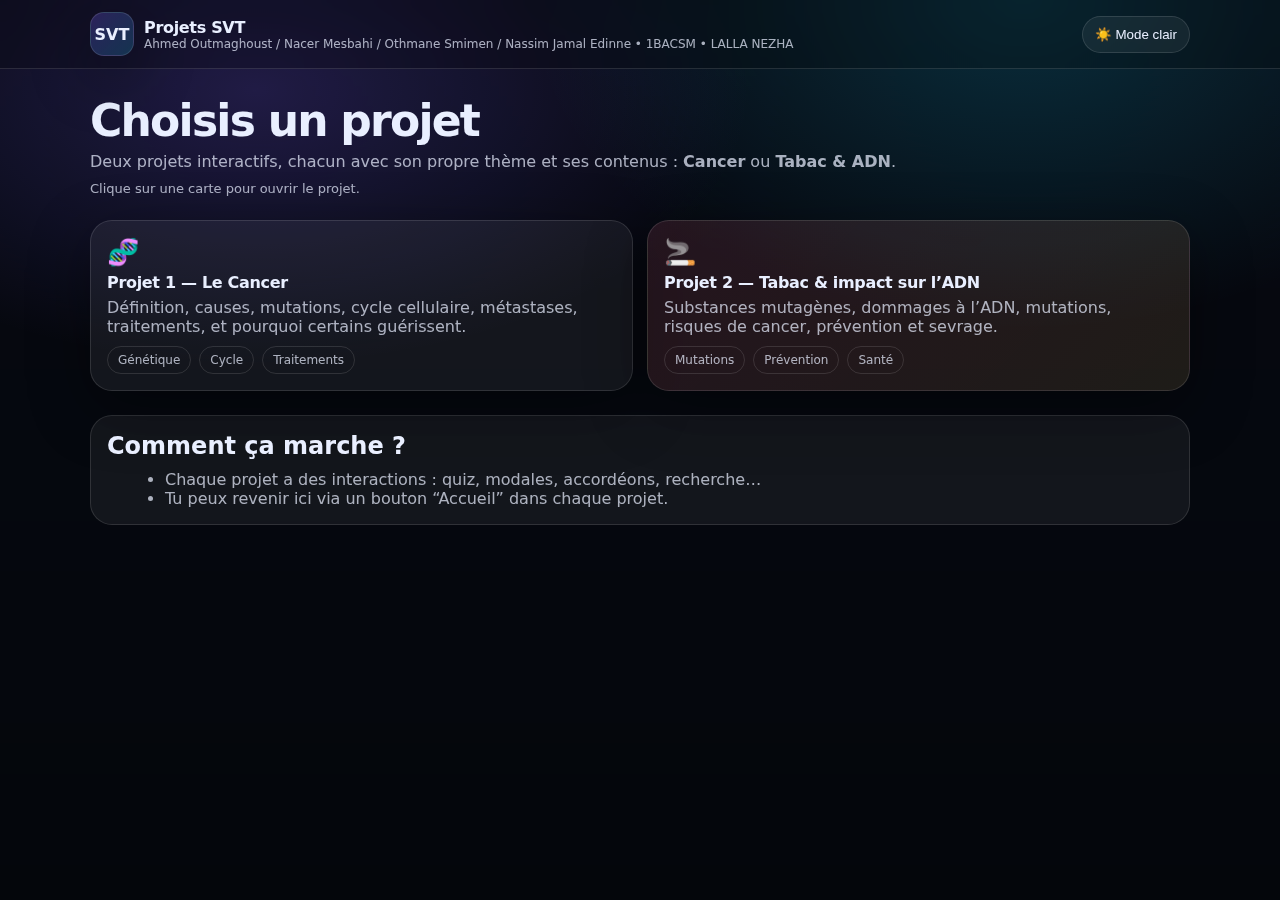
<file: index.html>
<!doctype html>
<html lang="fr">
<head>
  <meta charset="utf-8" />
  <meta name="viewport" content="width=device-width, initial-scale=1" />
  <title>Projets SVT — Accueil</title>
  <link rel="stylesheet" href="./home.css" />
</head>
<body>
  <div class="bg"></div>

  <header class="top">
    <div class="container top__inner">
      <div class="brand">
        <div class="logo">SVT</div>
        <div>
          <div class="name">Projets SVT</div>
          <div class="meta">Ahmed Outmaghoust / Nacer Mesbahi / Othmane Smimen / Nassim Jamal Edinne • 1BACSM • LALLA NEZHA</div>
        </div>
      </div>
      <button class="chip" id="toggleHomeTheme" type="button">🌙 Mode sombre</button>
    </div>
  </header>

  <main class="container">
    <section class="hero">
      <h1>Choisis un projet</h1>
      <p>
        Deux projets interactifs, chacun avec son propre thème et ses contenus :
        <strong>Cancer</strong> ou <strong>Tabac & ADN</strong>.
      </p>
      <div class="hint" id="hint">Clique sur une carte pour ouvrir le projet.</div>
    </section>

    <section class="grid">
      <a class="card" href="./cancer/" id="cardCancer">
        <div class="card__icon">🧬</div>
        <div class="card__title">Projet 1 — Le Cancer</div>
        <div class="card__text">
          Définition, causes, mutations, cycle cellulaire, métastases,
          traitements, et pourquoi certains guérissent.
        </div>
        <div class="tags">
          <span class="tag">Génétique</span><span class="tag">Cycle</span><span class="tag">Traitements</span>
        </div>
      </a>

      <a class="card card--alt" href="./tabac/" id="cardTabac">
        <div class="card__icon">🚬</div>
        <div class="card__title">Projet 2 — Tabac & impact sur l’ADN</div>
        <div class="card__text">
          Substances mutagènes, dommages à l’ADN, mutations,
          risques de cancer, prévention et sevrage.
        </div>
        <div class="tags">
          <span class="tag">Mutations</span><span class="tag">Prévention</span><span class="tag">Santé</span>
        </div>
      </a>
    </section>

    <section class="small">
      <div class="panel">
        <h2>Comment ça marche ?</h2>
        <ul>
          <li>Chaque projet a des interactions : quiz, modales, accordéons, recherche…</li>
          <li>Tu peux revenir ici via un bouton “Accueil” dans chaque projet.</li>
        </ul>
      </div>
    </section>
  </main>

  <div class="toast" id="toast" aria-live="polite"></div>
  <script src="./home.js"></script>
</body>
</html>
</file>
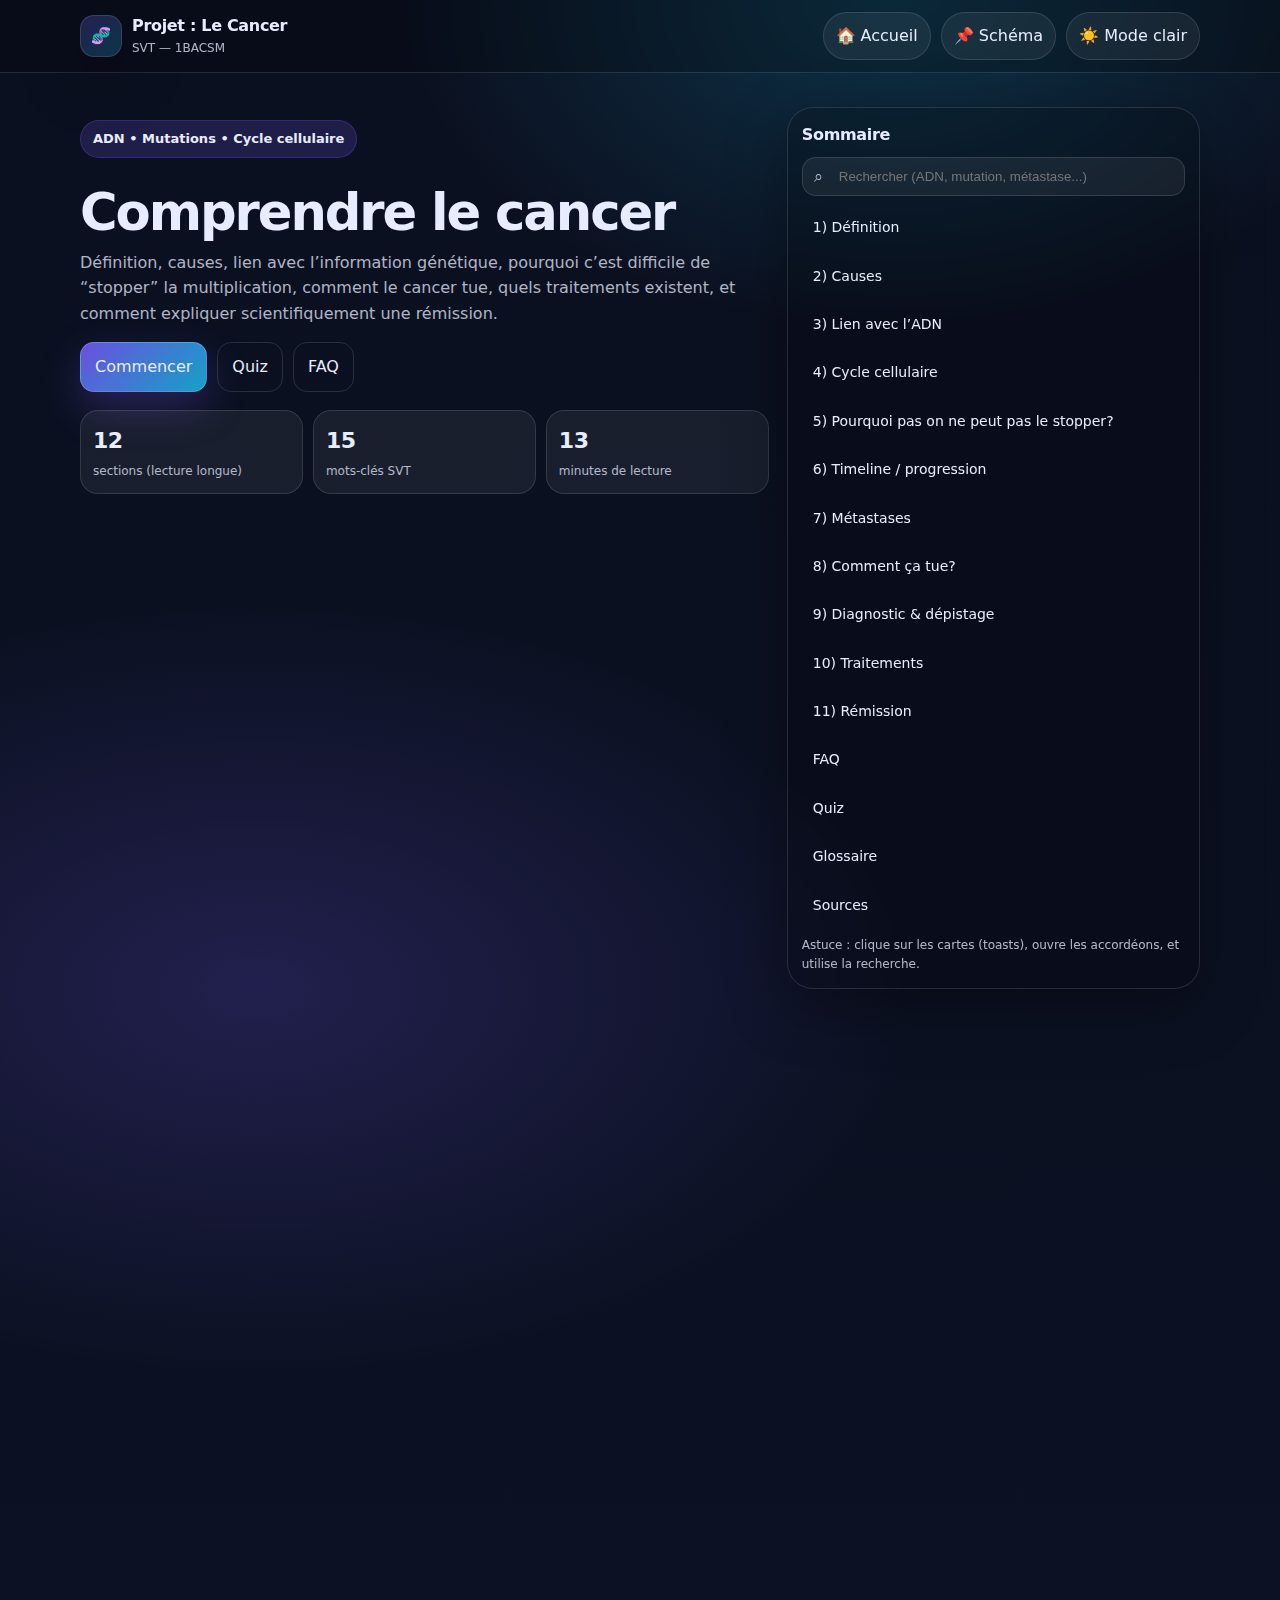
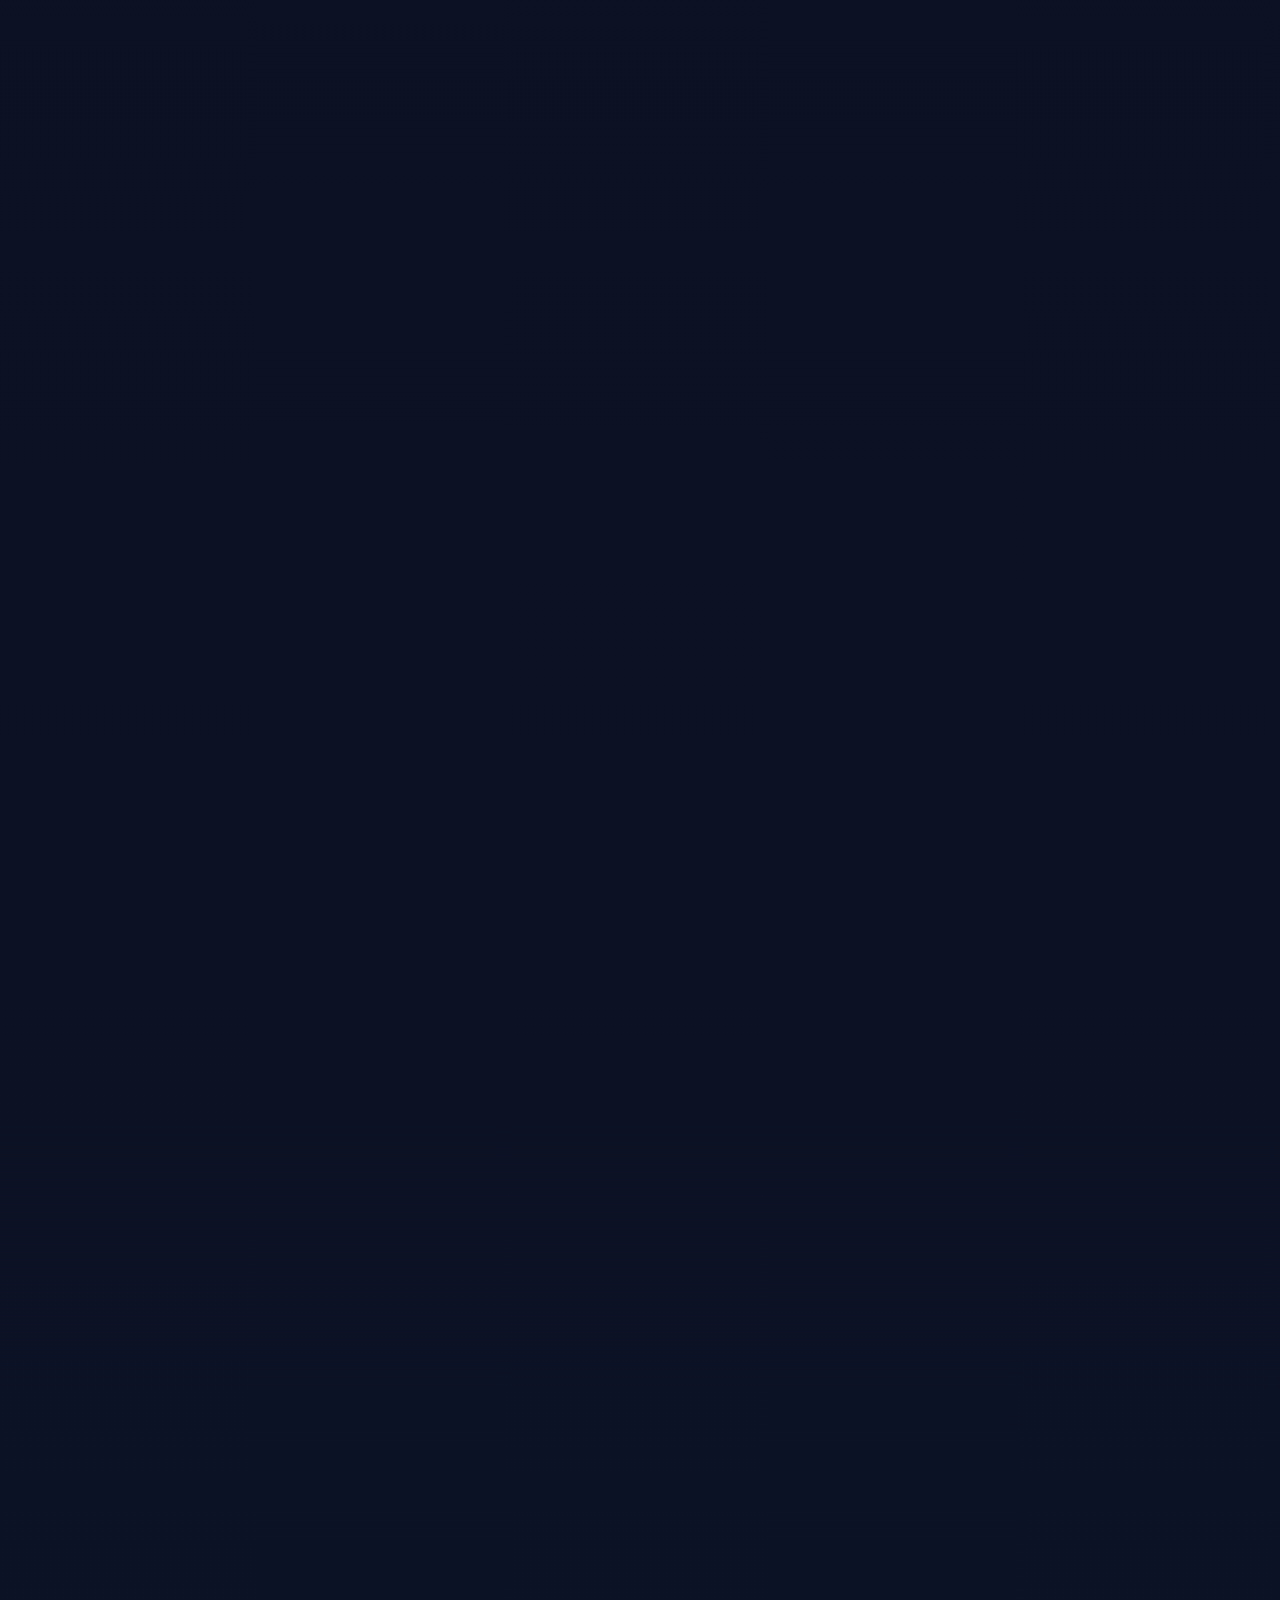
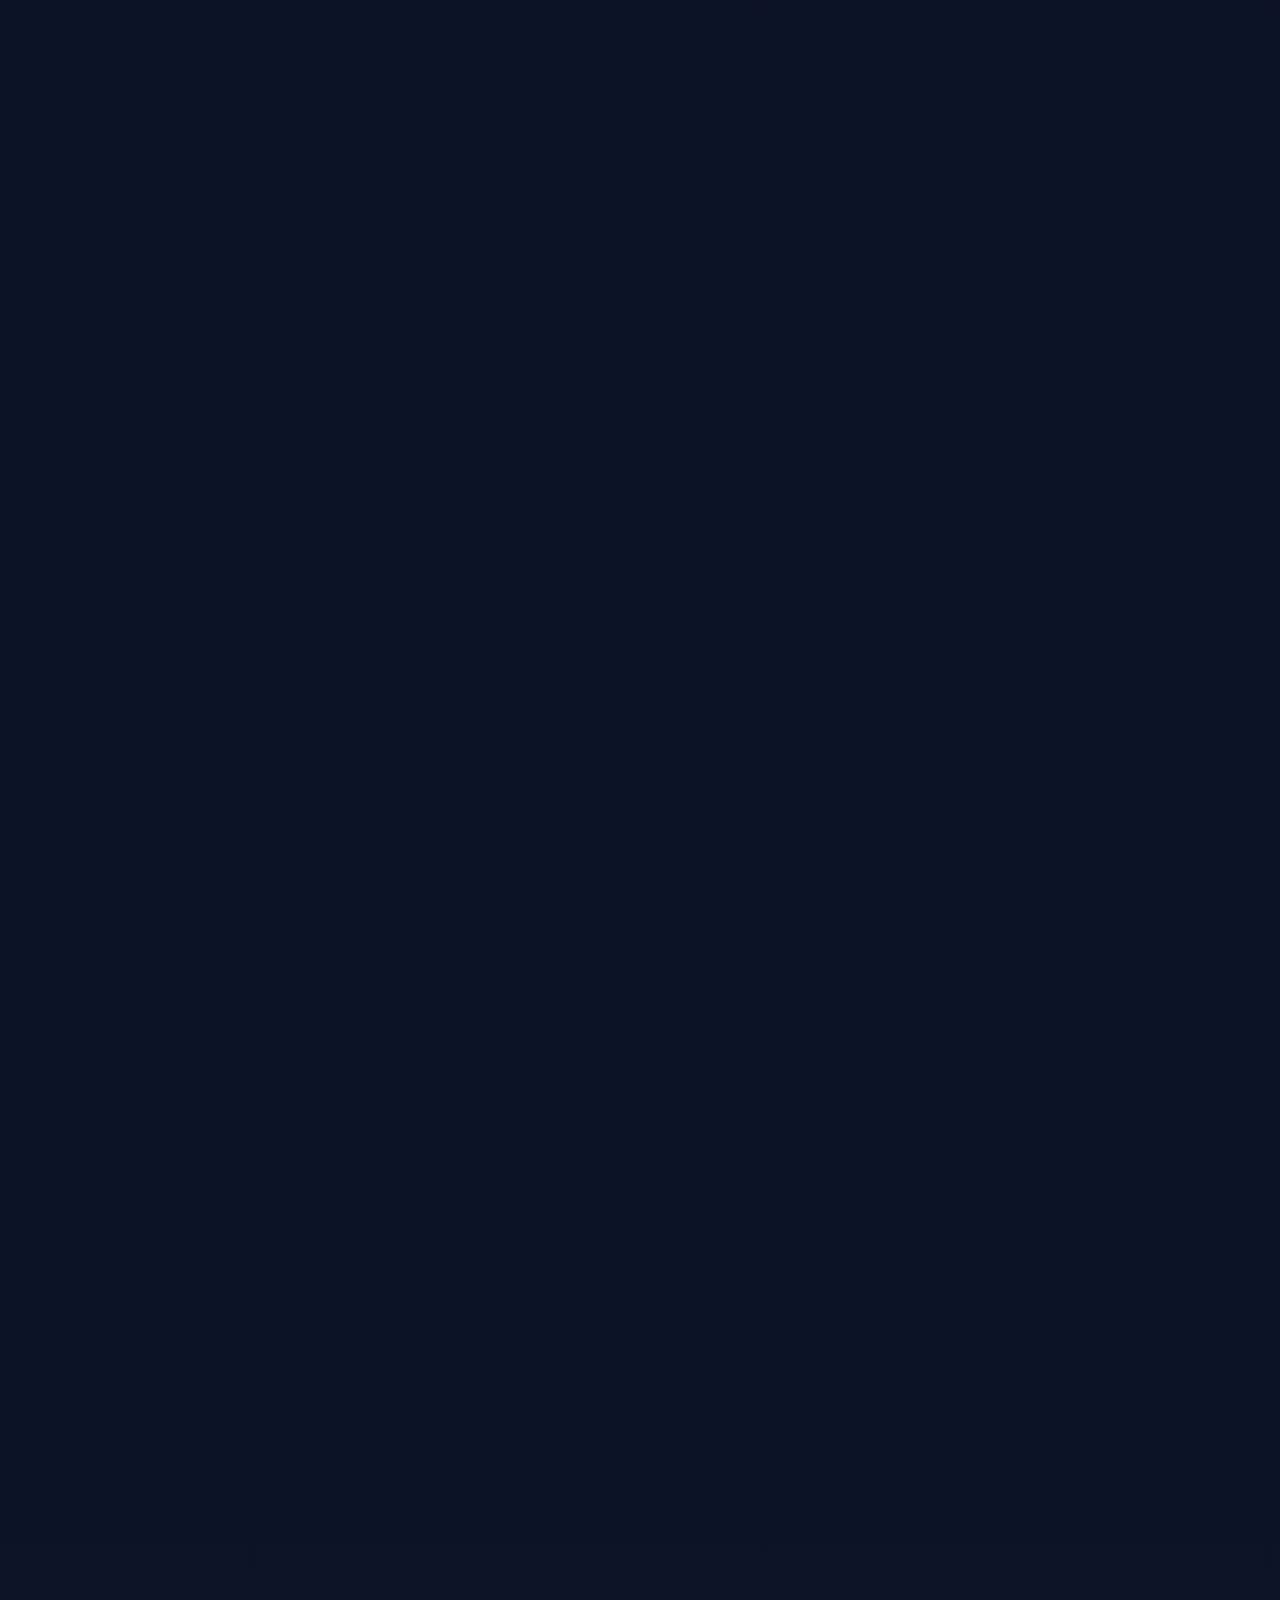
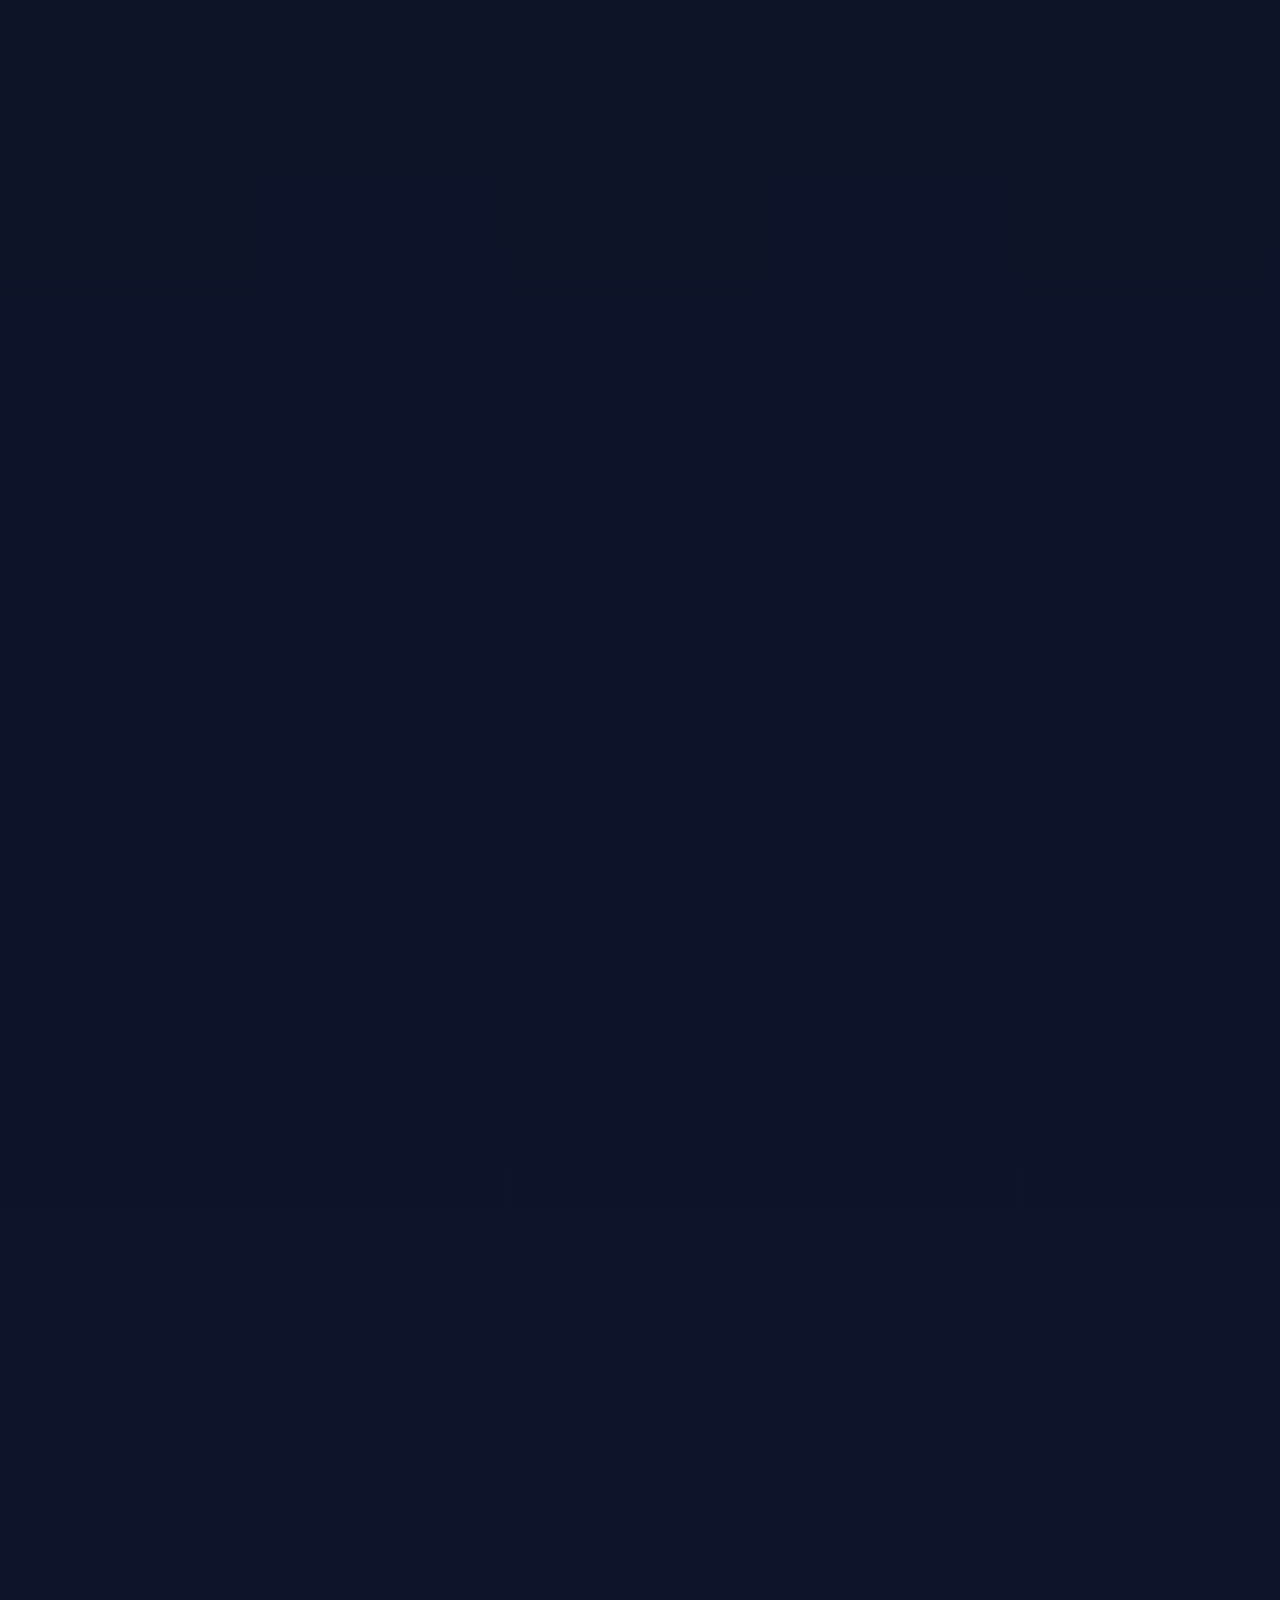
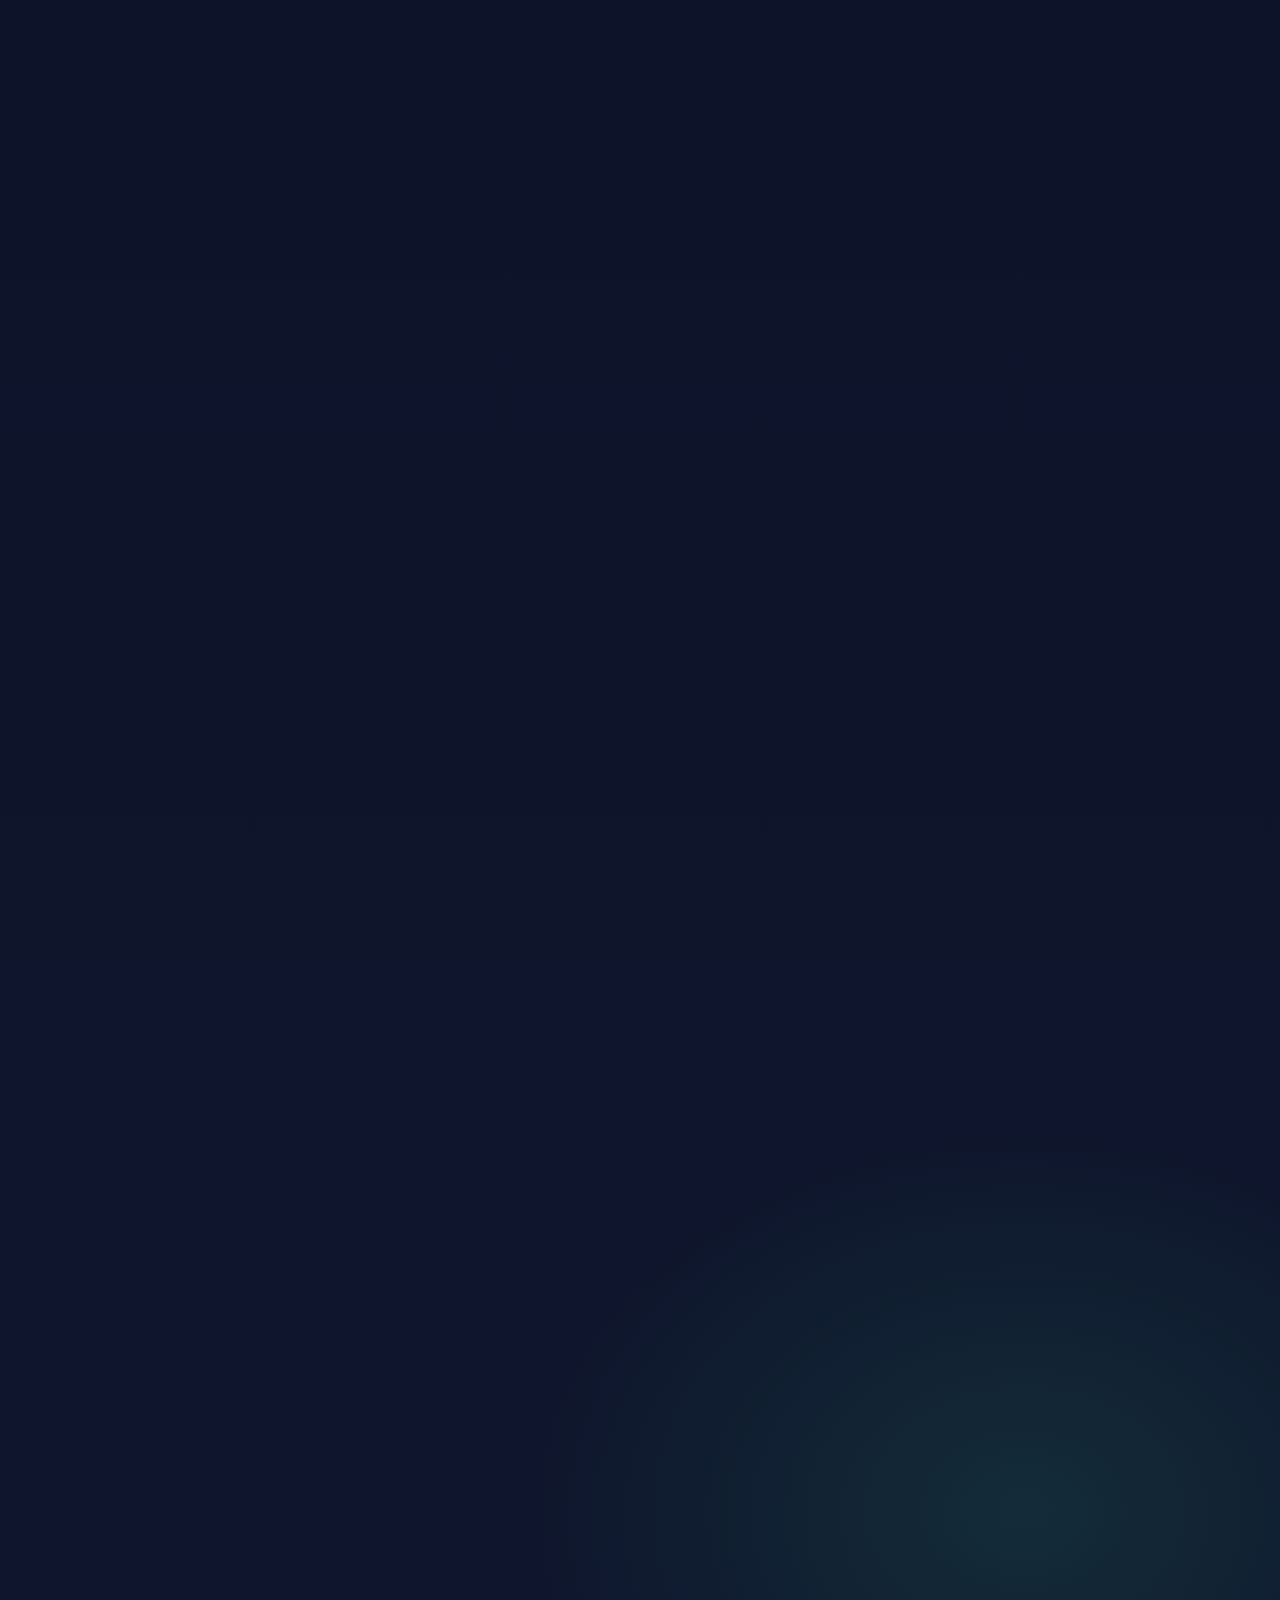
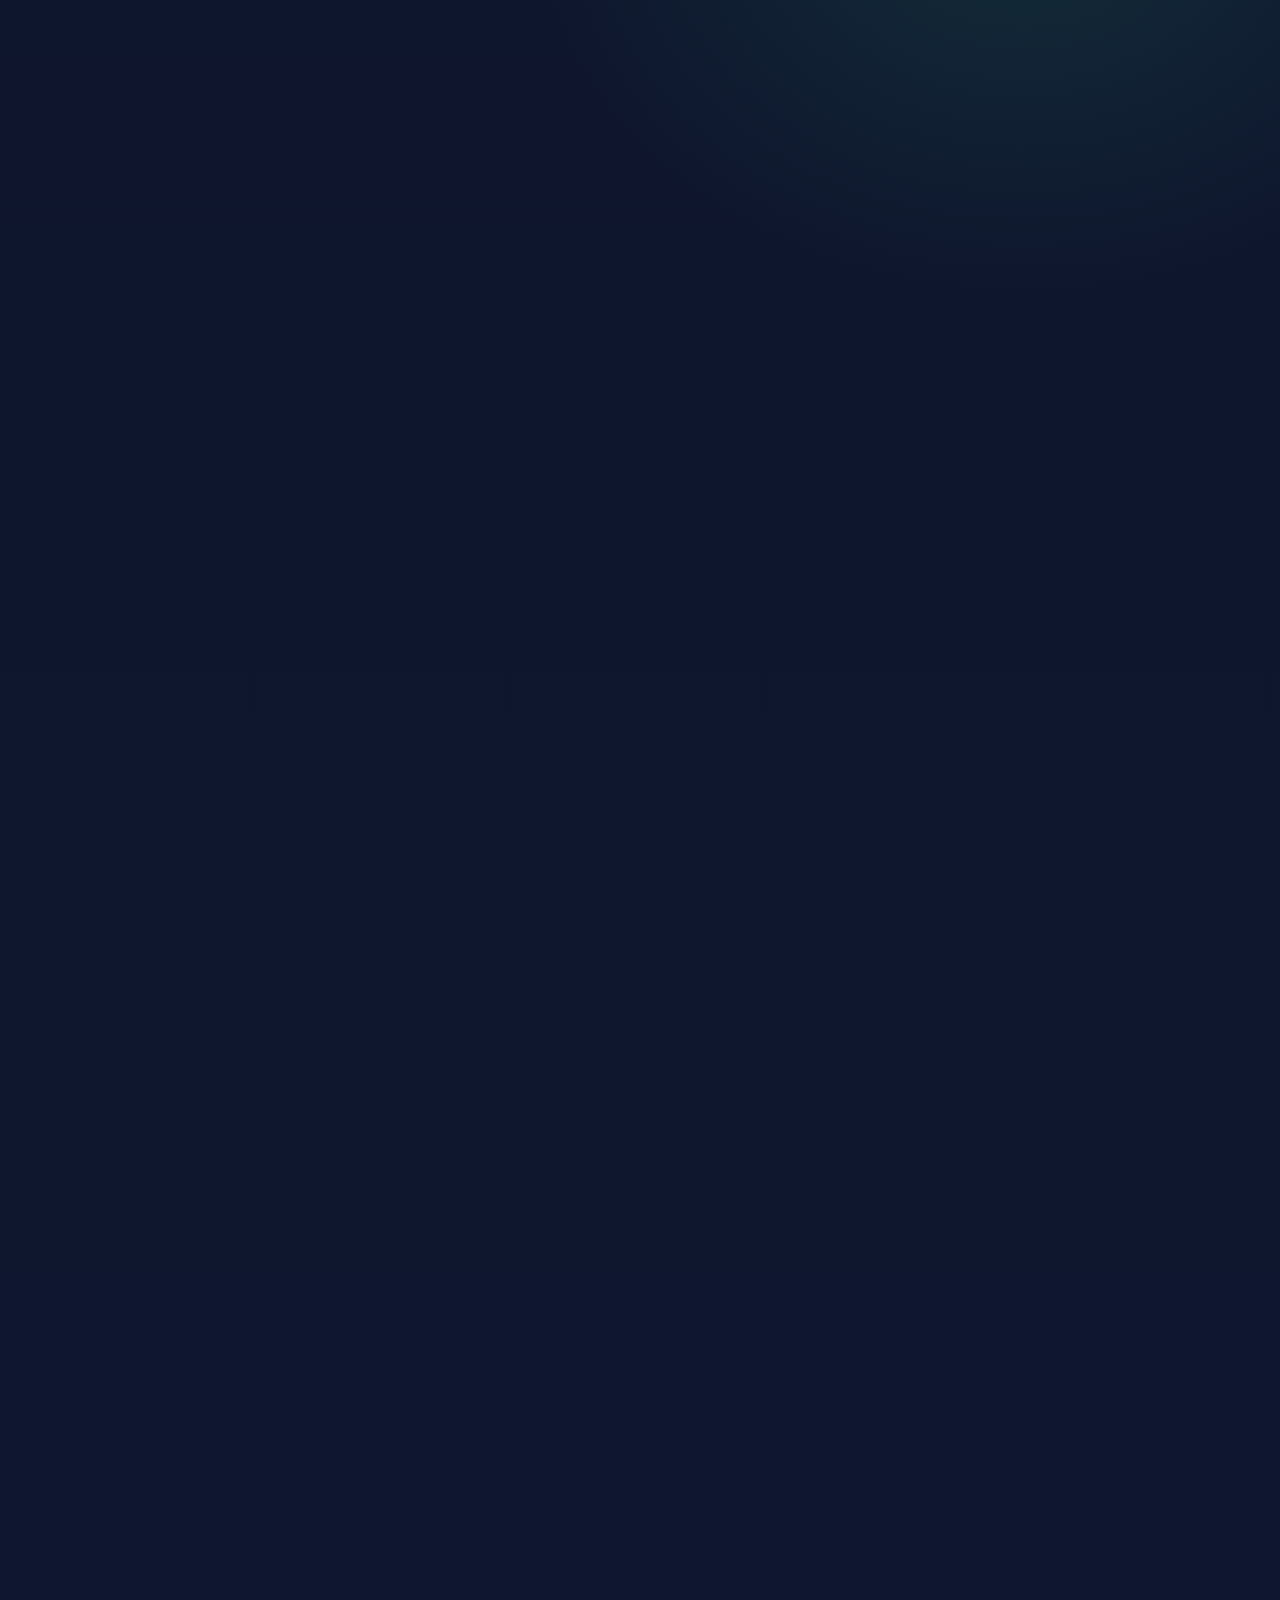
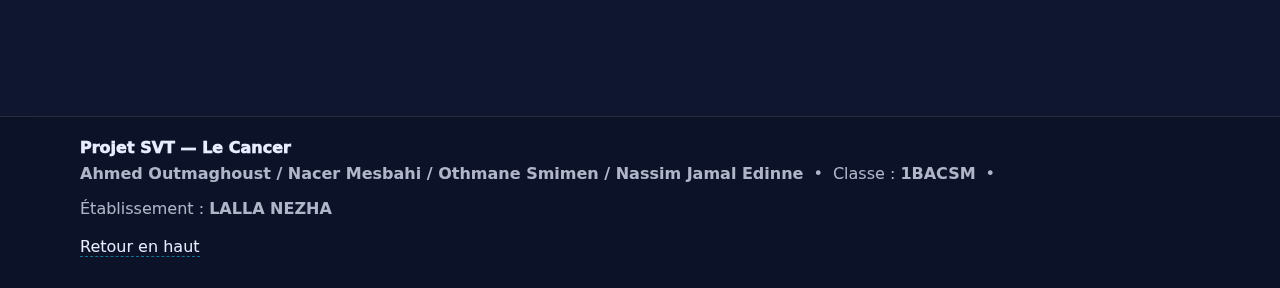
<file: cancer/index.html>
<!doctype html>
<html lang="fr">
<head>
  <meta charset="utf-8" />
  <meta name="viewport" content="width=device-width, initial-scale=1" />
  <meta name="color-scheme" content="light dark" />
  <title>Projet SVT — Le Cancer</title>
  <link rel="stylesheet" href="./style.css" />
</head>

<body>
  <div class="scroll-progress" aria-hidden="true">
    <div class="scroll-progress__bar" id="scrollBar"></div>
  </div>

  <div class="topbar">
    <div class="container topbar__inner">
      <div class="brand">
        <div class="brand__logo" aria-hidden="true">🧬</div>
        <div>
          <div class="brand__name">Projet : Le Cancer</div>
          <div class="brand__tag">SVT — 1BACSM</div>
        </div>
      </div>

      <div class="topbar__actions">
        <a class="chip" href="../">🏠 Accueil</a>
        <button class="chip" id="openCheat" type="button">📌 Schéma</button>
        <button class="chip" id="toggleTheme" type="button">🌙 Mode sombre</button>
      </div>
    </div>
  </div>

  <header class="hero" id="top">
    <div class="container hero__grid">
      <div class="hero__left">
        <p class="badge">ADN • Mutations • Cycle cellulaire</p>
        <h1>Comprendre le cancer</h1>
        <p class="hero__subtitle">
          Définition, causes, lien avec l’information génétique, pourquoi c’est difficile de “stopper” la multiplication,
          comment le cancer tue, quels traitements existent, et comment expliquer scientifiquement une rémission.
        </p>

        <div class="hero__cta">
          <a class="btn btn--primary" href="#definition">Commencer</a>
          <a class="btn btn--ghost" href="#quiz">Quiz</a>
          <a class="btn btn--ghost" href="#faq">FAQ</a>
        </div>

        <div class="hero__stats">
          <div class="stat">
            <div class="stat__num" data-count="12">0</div>
            <div class="stat__label">sections (lecture longue)</div>
          </div>
          <div class="stat">
            <div class="stat__num" data-count="15">0</div>
            <div class="stat__label">mots-clés SVT</div>
          </div>
          <div class="stat">
            <div class="stat__num" data-count="13">0</div>
            <div class="stat__label">minutes de lecture</div>
          </div>
        </div>
      </div>

      <div class="hero__right">
        <div class="panel">
          <div class="panel__title">Sommaire</div>

          <div class="search">
            <input id="searchInput" type="search" placeholder="Rechercher (ADN, mutation, métastase...)" autocomplete="off" />
            <span class="search__icon" aria-hidden="true">⌕</span>
          </div>

          <nav class="toc" id="toc">
            <a href="#definition" data-section>1) Définition</a>
            <a href="#causes" data-section>2) Causes</a>
            <a href="#genetique" data-section>3) Lien avec l’ADN</a>
            <a href="#cycle" data-section>4) Cycle cellulaire</a>
            <a href="#pourquoi-pas-stop" data-section>5) Pourquoi pas on ne peut pas le stopper?</a>
            <a href="#progression" data-section>6) Timeline / progression</a>
            <a href="#metastases" data-section>7) Métastases</a>
            <a href="#comment-tue" data-section>8) Comment ça tue?</a>
            <a href="#diagnostic" data-section>9) Diagnostic & dépistage</a>
            <a href="#traitements" data-section>10) Traitements</a>
            <a href="#remission-details" data-section>11) Rémission</a>
            <a href="#faq" data-section>FAQ</a>
            <a href="#quiz" data-section>Quiz</a>
            <a href="#glossaire" data-section>Glossaire</a>
            <a href="#sources" data-section>Sources</a>
          </nav>

          <div class="panel__hint">
            Astuce : clique sur les cartes (toasts), ouvre les accordéons, et utilise la recherche.
          </div>
        </div>
      </div>
    </div>
  </header>

  <main class="container content" id="contentRoot">

    <!-- 1) Definition -->
    <section class="section card reveal" id="definition">
      <div class="section__head">
        <h2>1) Définition du cancer</h2>
        <p class="muted">
          Le cancer est une maladie dans laquelle certaines cellules de l’organisme se multiplient de façon
          incontrôlée. Elles échappent aux mécanismes normaux de contrôle, forment parfois une tumeur,
          et peuvent envahir d’autres tissus (métastases).
        </p>
      </div>

      <div class="grid-2">
        <article class="mini-card clickable" data-toast="Cellule normale = division contrôlée ✅">
          <h3>Cellule normale</h3>
          <ul class="list">
            <li>Cycle cellulaire régulé</li>
            <li>Réparation de l’ADN en cas d’erreur</li>
            <li>Apoptose si dommages importants</li>
          </ul>
        </article>

        <article class="mini-card clickable" data-toast="Cellule cancéreuse = contrôle perdu ❗">
          <h3>Cellule cancéreuse</h3>
          <ul class="list">
            <li>Division excessive</li>
            <li>Accumulation de mutations</li>
            <li>Peut former une tumeur et se propager</li>
          </ul>
        </article>
      </div>

      <div class="callouts">
        <div class="callout">
          <div class="callout__title">Tumeur bénigne</div>
          <p>Reste localisée : elle ne détruit pas forcément les tissus voisins et ne métastase pas.</p>
        </div>
        <div class="callout">
          <div class="callout__title">Tumeur maligne</div>
          <p>Envahit les tissus et peut passer dans le sang ou la lymphe (métastases).</p>
        </div>
        <div class="callout">
          <div class="callout__title">Cancer</div>
          <p>Terme général : il existe plusieurs cancers selon l’organe, le type de cellule et les mutations.</p>
        </div>
      </div>

      <details class="accordion">
        <summary>Tableau : Bénigne vs Maligne (comparaison rapide)</summary>
        <div class="accordion__body">
          <table style="width:100%; border-collapse:collapse;">
            <thead>
              <tr>
                <th style="text-align:left; padding:8px; border-bottom:1px solid var(--border);">Critère</th>
                <th style="text-align:left; padding:8px; border-bottom:1px solid var(--border);">Bénigne</th>
                <th style="text-align:left; padding:8px; border-bottom:1px solid var(--border);">Maligne</th>
              </tr>
            </thead>
            <tbody>
              <tr>
                <td style="padding:8px; border-bottom:1px solid var(--border);">Croissance</td>
                <td style="padding:8px; border-bottom:1px solid var(--border);">Souvent lente</td>
                <td style="padding:8px; border-bottom:1px solid var(--border);">Souvent rapide / anarchique</td>
              </tr>
              <tr>
                <td style="padding:8px; border-bottom:1px solid var(--border);">Invasion des tissus</td>
                <td style="padding:8px; border-bottom:1px solid var(--border);">Peu ou pas</td>
                <td style="padding:8px; border-bottom:1px solid var(--border);">Oui (destruction des tissus)</td>
              </tr>
              <tr>
                <td style="padding:8px; border-bottom:1px solid var(--border);">Métastases</td>
                <td style="padding:8px; border-bottom:1px solid var(--border);">Non</td>
                <td style="padding:8px; border-bottom:1px solid var(--border);">Oui possible</td>
              </tr>
              <tr>
                <td style="padding:8px;">Traitement</td>
                <td style="padding:8px;">Souvent chirurgie simple</td>
                <td style="padding:8px;">Souvent combinaison (chirurgie + radio + chimio…)</td>
              </tr>
            </tbody>
          </table>
        </div>
      </details>
    </section>

    <!-- 2) Causes -->
    <section class="section card reveal" id="causes">
      <div class="section__head">
        <h2>2) Causes du cancer</h2>
        <p class="muted">
          Le cancer est généralement causé par une accumulation de mutations (erreurs) dans l’ADN.
          Ces mutations peuvent apparaître spontanément (vieillissement, erreurs de copie) ou être favorisées
          par des facteurs externes (tabac, UV, pollution, certains virus…).
        </p>
      </div>

      <div class="chips">
        <span class="pill">🚬 Tabac</span>
        <span class="pill">☀️ UV</span>
        <span class="pill">🧪 Pollution</span>
        <span class="pill">🦠 Virus (HPV…)</span>
        <span class="pill">🧬 Hérédité</span>
        <span class="pill">⏳ Vieillissement</span>
        <span class="pill">🍔 Alimentation / alcool</span>
        <span class="pill">⚙️ Expositions pro</span>
      </div>

      <div class="grid-2">
        <div class="mini-card">
          <h3>Facteurs internes</h3>
          <ul class="list">
            <li>Erreurs lors de la réplication de l’ADN</li>
            <li>Diminution des réparations avec l’âge</li>
            <li>Inflammations chroniques (certaines situations)</li>
          </ul>
        </div>
        <div class="mini-card">
          <h3>Facteurs externes</h3>
          <ul class="list">
            <li>Mutagènes (tabac, certaines substances chimiques)</li>
            <li>Rayonnements (UV, certains rayons)</li>
            <li>Infections (ex : virus pouvant perturber le contrôle cellulaire)</li>
          </ul>
        </div>
      </div>

      <details class="accordion">
        <summary>Pourquoi dit-on “accumulation” de mutations ?</summary>
        <div class="accordion__body">
          <p>
            Une seule mutation n’est pas toujours suffisante. Pour que la cellule devienne réellement cancéreuse,
            plusieurs mutations peuvent toucher différents gènes : gènes qui accélèrent la division, gènes “freins”,
            et gènes de réparation de l’ADN. Plus ces mécanismes sont abîmés, plus la cellule échappe au contrôle.
          </p>
        </div>
      </details>
    </section>

    <!-- 3) Genetics -->
    <section class="section card reveal" id="genetique">
      <div class="section__head">
        <h2>3) Relation avec l’information génétique</h2>
        <p class="muted">
          L’ADN contient les gènes (information génétique). Un gène permet la fabrication d’une protéine.
          Si l’ADN est modifié (mutation), la protéine produite peut être anormale. Or, certaines protéines
          contrôlent directement le cycle cellulaire : c’est là que le cancer peut apparaître.
        </p>
      </div>

      <div class="grid-3">
        <div class="info-card">
          <h3>Oncogènes</h3>
          <p>Quand ils sont trop actifs, ils poussent la cellule à se diviser “trop”.</p>
        </div>
        <div class="info-card">
          <h3>Gènes suppresseurs</h3>
          <p>Ce sont des “freins”. S’ils sont inactivés, la cellule ne s’arrête plus.</p>
        </div>
        <div class="info-card">
          <h3>Réparation de l’ADN</h3>
          <p>Corrige les erreurs. Si elle échoue, les mutations s’accumulent plus vite.</p>
        </div>
      </div>

      <div class="banner clickable" data-toast="ADN → gènes → protéines → cycle cellulaire ✅">
        <div class="banner__icon">🧬</div>
        <div>
          <div class="banner__title">Chaîne logique</div>
          <div class="banner__text">Mutation ADN → protéine anormale → dérèglement du cycle → prolifération.</div>
        </div>
      </div>

      <details class="accordion">
        <summary>Tableau : “Freins / Accélérateurs / Réparateurs”</summary>
        <div class="accordion__body">
          <table style="width:100%; border-collapse:collapse;">
            <thead>
              <tr>
                <th style="text-align:left; padding:8px; border-bottom:1px solid var(--border);">Type de gène</th>
                <th style="text-align:left; padding:8px; border-bottom:1px solid var(--border);">Rôle normal</th>
                <th style="text-align:left; padding:8px; border-bottom:1px solid var(--border);">Si mutation</th>
              </tr>
            </thead>
            <tbody>
              <tr>
                <td style="padding:8px; border-bottom:1px solid var(--border);">Oncogènes</td>
                <td style="padding:8px; border-bottom:1px solid var(--border);">Stimuler la division quand nécessaire</td>
                <td style="padding:8px; border-bottom:1px solid var(--border);">Division trop active</td>
              </tr>
              <tr>
                <td style="padding:8px; border-bottom:1px solid var(--border);">Suppresseurs</td>
                <td style="padding:8px; border-bottom:1px solid var(--border);">Bloquer/ralentir en cas d’anomalie</td>
                <td style="padding:8px; border-bottom:1px solid var(--border);">Freins cassés</td>
              </tr>
              <tr>
                <td style="padding:8px;">Réparation ADN</td>
                <td style="padding:8px;">Corriger les erreurs</td>
                <td style="padding:8px;">Mutations s’accumulent</td>
              </tr>
            </tbody>
          </table>
        </div>
      </details>
    </section>

    <!-- 4) Cycle -->
    <section class="section card reveal" id="cycle">
      <div class="section__head">
        <h2>4) Le cycle cellulaire : où ça déraille ?</h2>
        <p class="muted">
          Une cellule ne se divise pas “au hasard”. Elle suit des étapes et des points de contrôle (checkpoints).
          Le cancer apparaît quand ces contrôles ne fonctionnent plus correctement.
        </p>
      </div>

      <div class="grid-2">
        <div class="mini-card">
          <h3>Étapes (simplifié)</h3>
          <ul class="list">
            <li><strong>G1</strong> : croissance + préparation</li>
            <li><strong>S</strong> : copie de l’ADN (réplication)</li>
            <li><strong>G2</strong> : vérifications + préparation mitose</li>
            <li><strong>M</strong> : mitose (répartition des chromosomes)</li>
          </ul>
        </div>

        <div class="mini-card">
          <h3>Points de contrôle (checkpoints)</h3>
          <ul class="list">
            <li>Stop si ADN abîmé</li>
            <li>Réparation de l’ADN</li>
            <li>Apoptose si dégâts trop importants</li>
          </ul>
        </div>
      </div>

      <div class="note-box">
        <strong>Conclusion SVT :</strong> un cancer est souvent une cellule qui a “contourné” les checkpoints
        et qui continue à se multiplier malgré des anomalies.
      </div>

      <details class="accordion">
        <summary>Pourquoi la phase S est critique ?</summary>
        <div class="accordion__body">
          <p>
            Pendant la phase S, l’ADN est copié. Si une erreur n’est pas corrigée, elle peut devenir une mutation.
            À la division suivante, la mutation peut se retrouver dans les cellules filles. Une seule erreur peut être
            réparée facilement, mais si les systèmes de réparation sont touchés, les erreurs deviennent plus fréquentes.
          </p>
        </div>
      </details>
    </section>

    <!-- 5) Why not stop multiplication -->
    <section class="section card reveal" id="pourquoi-pas-stop">
      <div class="section__head">
        <h2>5) Pourquoi on ne peut pas juste stopper la multiplication</h2>
        <p class="muted">
          En laboratoire, on peut parfois bloquer des cellules pour observer les chromosomes. Dans un organisme vivant,
          bloquer toutes les divisions serait dangereux car plusieurs tissus doivent se renouveler en permanence.
        </p>
      </div>

      <div class="grid-2">
        <div class="mini-card">
          <h3>Pourquoi c’est difficile ?</h3>
          <ul class="list">
            <li>Les cellules cancéreuses sont des cellules du corps modifiées (pas un “ennemi” totalement extérieur)</li>
            <li>Des cellules saines se divisent aussi : peau, intestin, moelle osseuse (sang)</li>
            <li>Un blocage global empêcherait la réparation et le renouvellement</li>
          </ul>
        </div>
        <div class="quote">
          <p>
            Bloquer la mitose dans tout le corps = empêcher le renouvellement des tissus vitaux.
            Les traitements cherchent donc à cibler surtout les cellules tumorales ou leurs faiblesses.
          </p>
          <span class="quote__author">— Synthèse SVT</span>
        </div>
      </div>

      <details class="accordion">
        <summary>Analogie simple</summary>
        <div class="accordion__body">
          <p>
            Imagine un chantier : certaines “équipes” (cellules) doivent travailler tous les jours pour réparer et remplacer.
            Si on interdit à tout le monde de travailler pour arrêter une équipe “dangereuse”, on bloque aussi les réparations
            indispensables. Le but est de neutraliser la mauvaise équipe sans arrêter le reste.
          </p>
        </div>
      </details>
    </section>

    <!-- 6) Timeline / progression -->
    <section class="section card reveal" id="progression">
      <div class="section__head">
        <h2>6) Timeline : comment un cancer peut se construire</h2>
        <p class="muted">
          Le cancer ne se forme pas toujours en un jour. Il peut évoluer progressivement (selon le type de cancer).
          Cette timeline est une représentation simplifiée.
        </p>
      </div>

      <div class="grid-2">
        <div class="mini-card">
          <h3>Étapes typiques (simplifiées)</h3>
          <ol class="list">
            <li><strong>Mutation 1</strong> : une erreur apparaît dans l’ADN</li>
            <li><strong>Accumulation</strong> : d’autres mutations s’ajoutent</li>
            <li><strong>Prolifération</strong> : la cellule se divise plus vite</li>
            <li><strong>Tumeur</strong> : amas de cellules anormales</li>
            <li><strong>Angiogenèse</strong> : la tumeur attire des vaisseaux sanguins</li>
            <li><strong>Invasion</strong> : attaque les tissus voisins</li>
            <li><strong>Métastases</strong> : propagation vers d’autres organes</li>
          </ol>
        </div>

        <div class="mini-card clickable" data-toast="Plus tôt = souvent plus simple à traiter ✅">
          <h3>Pourquoi le stade compte ?</h3>
          <ul class="list">
            <li>Localisé : chirurgie et traitement local plus efficaces</li>
            <li>Métastatique : plusieurs foyers → traitements généraux nécessaires</li>
            <li>Le dépistage précoce augmente les chances de rémission</li>
          </ul>
        </div>
      </div>

      <details class="accordion">
        <summary>Tableau : Localisé vs Métastatique</summary>
        <div class="accordion__body">
          <table style="width:100%; border-collapse:collapse;">
            <thead>
              <tr>
                <th style="text-align:left; padding:8px; border-bottom:1px solid var(--border);">Aspect</th>
                <th style="text-align:left; padding:8px; border-bottom:1px solid var(--border);">Localisé</th>
                <th style="text-align:left; padding:8px; border-bottom:1px solid var(--border);">Métastatique</th>
              </tr>
            </thead>
            <tbody>
              <tr>
                <td style="padding:8px; border-bottom:1px solid var(--border);">Nombre de foyers</td>
                <td style="padding:8px; border-bottom:1px solid var(--border);">Un principal</td>
                <td style="padding:8px; border-bottom:1px solid var(--border);">Plusieurs organes possibles</td>
              </tr>
              <tr>
                <td style="padding:8px; border-bottom:1px solid var(--border);">Traitement</td>
                <td style="padding:8px; border-bottom:1px solid var(--border);">Souvent chirurgie + radio</td>
                <td style="padding:8px; border-bottom:1px solid var(--border);">Souvent chimio / immuno / ciblées</td>
              </tr>
              <tr>
                <td style="padding:8px;">Objectif</td>
                <td style="padding:8px;">Enlever/détruire la tumeur</td>
                <td style="padding:8px;">Contrôler et réduire la maladie</td>
              </tr>
            </tbody>
          </table>
        </div>
      </details>
    </section>

    <!-- 7) Metastases -->
    <section class="section card reveal" id="metastases">
      <div class="section__head">
        <h2>7) Métastases : comment une tumeur se propage ?</h2>
        <p class="muted">
          Les métastases apparaissent quand des cellules tumorales quittent la tumeur initiale,
          circulent (sang/lympe) et colonisent un autre organe.
        </p>
      </div>

      <div class="callouts">
        <div class="callout">
          <div class="callout__title">1) Invasion locale</div>
          <p>La tumeur envahit les tissus voisins.</p>
        </div>
        <div class="callout">
          <div class="callout__title">2) Circulation</div>
          <p>Cellules entrent dans le sang ou la lymphe.</p>
        </div>
        <div class="callout">
          <div class="callout__title">3) Colonisation</div>
          <p>Elles s’installent ailleurs et reforme une tumeur.</p>
        </div>
      </div>

      <div class="grid-2">
        <div class="danger clickable" data-toast="Métastases = gravité principale ❗">
          <h3>Pourquoi c’est grave ?</h3>
          <ul class="list">
            <li>Plusieurs organes touchés</li>
            <li>Chirurgie parfois insuffisante</li>
            <li>Risque de défaillance d’organes</li>
          </ul>
        </div>

        <div class="mini-card">
          <h3>Pourquoi certaines cellules y arrivent ?</h3>
          <ul class="list">
            <li>Changements d’adhérence</li>
            <li>Survie dans la circulation</li>
            <li>Échappement à l’immunité</li>
          </ul>
        </div>
      </div>

      <details class="accordion">
        <summary>Exemple d’organe “cible”</summary>
        <div class="accordion__body">
          <p>
            Certains cancers métastasent plus souvent vers certains organes (selon la circulation et le “terrain”).
            En SVT, on retient surtout l’idée générale : la propagation complique fortement le traitement.
          </p>
        </div>
      </details>
    </section>

    <!-- 8) How it kills -->
    <section class="section card reveal" id="comment-tue">
      <div class="section__head">
        <h2>8) Comment le cancer tue</h2>
        <p class="muted">
          Le cancer devient mortel surtout quand il empêche des organes vitaux de fonctionner
          (localement ou par métastases) et quand il entraîne des complications.
        </p>
      </div>

      <div class="grid-2">
        <div class="danger">
          <h3>📍 Effets locaux</h3>
          <ul class="list">
            <li>Compression/destruction des tissus</li>
            <li>Obstruction (ex : passage d’air, passage digestif…)</li>
            <li>Hémorragies selon l’organe</li>
          </ul>
        </div>
        <div class="danger">
          <h3>🌍 Effets à distance</h3>
          <ul class="list">
            <li>Métastases dans organes vitaux</li>
            <li>Défaillance d’organes</li>
            <li>Infections (immunité affaiblie), complications</li>
          </ul>
        </div>
      </div>

      <div class="note-box">
        <strong>Résumé :</strong> tumeur + métastases + complications = risque vital.
      </div>

      <details class="accordion">
        <summary>Pourquoi l’immunité peut être affaiblie ?</summary>
        <div class="accordion__body">
          <p>
            Certaines tumeurs perturbent le fonctionnement normal du corps.
            En plus, certains traitements (ex : chimiothérapie) peuvent baisser temporairement les cellules immunitaires.
            Cela explique pourquoi le suivi médical et la prévention des infections sont importants.
          </p>
        </div>
      </details>
    </section>

    <!-- 9) Diagnostic -->
    <section class="section card reveal" id="diagnostic">
      <div class="section__head">
        <h2>9) Diagnostic et dépistage</h2>
        <p class="muted">
          Le diagnostic vise à identifier le type de cancer et son stade. Le dépistage vise à détecter tôt,
          parfois avant l’apparition de symptômes, pour augmenter les chances de traitement efficace.
        </p>
      </div>

      <div class="grid-3">
        <div class="info-card">
          <h3>Imagerie</h3>
          <p>Scanner, IRM, échographie : localisation et taille.</p>
        </div>
        <div class="info-card">
          <h3>Biopsie</h3>
          <p>Confirmer au microscope le type de cellules.</p>
        </div>
        <div class="info-card">
          <h3>Profil tumoral</h3>
          <p>Recherche de mutations pour thérapies ciblées.</p>
        </div>
      </div>

      <details class="accordion">
        <summary>Pourquoi deux personnes n’ont pas le même traitement ?</summary>
        <div class="accordion__body">
          <p>
            Deux cancers du même organe peuvent être biologiquement différents (mutations différentes).
            On adapte alors la stratégie : chirurgie, radio, chimio, immuno, ciblées, parfois combinées.
            C’est le principe de la médecine personnalisée.
          </p>
        </div>
      </details>
    </section>

    <!-- 10) Treatments -->
    <section class="section card reveal" id="traitements">
      <div class="section__head">
        <h2>10) Traitements</h2>
        <p class="muted">
          Les traitements sont souvent combinés. Le choix dépend du type, du stade, de la localisation,
          et parfois des mutations détectées (médecine personnalisée).
        </p>
      </div>

      <div class="grid-3">
        <button class="treat clickable" type="button" data-modal="chirurgie">
          <span class="treat__icon">🔪</span>
          <span class="treat__title">Chirurgie</span>
          <span class="treat__text">Retirer la tumeur</span>
        </button>

        <button class="treat clickable" type="button" data-modal="radio">
          <span class="treat__icon">☢️</span>
          <span class="treat__title">Radiothérapie</span>
          <span class="treat__text">Endommager l’ADN tumoral</span>
        </button>

        <button class="treat clickable" type="button" data-modal="chimio">
          <span class="treat__icon">💊</span>
          <span class="treat__title">Chimiothérapie</span>
          <span class="treat__text">Cible divisions rapides</span>
        </button>

        <button class="treat clickable" type="button" data-modal="ciblee">
          <span class="treat__icon">🎯</span>
          <span class="treat__title">Thérapies ciblées</span>
          <span class="treat__text">Ciblent une mutation</span>
        </button>

        <button class="treat clickable" type="button" data-modal="immuno">
          <span class="treat__icon">🛡️</span>
          <span class="treat__title">Immunothérapie</span>
          <span class="treat__text">Aide l’immunité</span>
        </button>

        <div class="treat treat--static">
          <span class="treat__icon">🧪</span>
          <span class="treat__title">Médecine personnalisée</span>
          <span class="treat__text">Adapter au profil tumoral</span>
        </div>
      </div>

      <details class="accordion">
        <summary>Pourquoi des effets secondaires ?</summary>
        <div class="accordion__body">
          <p>
            Certains traitements ciblent les cellules qui se divisent vite. Or certaines cellules saines se divisent vite aussi
            (cheveux, muqueuse intestinale, moelle osseuse). Les thérapies ciblées et l’immunothérapie visent à être plus sélectives,
            mais elles peuvent aussi avoir des effets secondaires.
          </p>
        </div>
      </details>
    </section>

    <!-- 11) Remission -->
    <section class="section card reveal" id="remission-details">
      <div class="section__head">
        <h2>11) Rémission : comment expliquer scientifiquement une guérison ?</h2>
        <p class="muted">
          Une rémission signifie que les signes du cancer diminuent fortement ou disparaissent après traitement.
          Scientifiquement, cela peut s’expliquer par l’efficacité du traitement, la biologie de la tumeur,
          et le rôle du système immunitaire.
        </p>
      </div>

      <div class="grid-2">
        <div class="mini-card">
          <h3>Facteurs favorables</h3>
          <ul class="list">
            <li>Dépistage précoce</li>
            <li>Tumeur localisée (chirurgie possible)</li>
            <li>Tumeur sensible à un traitement</li>
            <li>Bonne réponse immunitaire</li>
          </ul>
        </div>
        <div class="mini-card">
          <h3>Pourquoi ce n’est pas toujours le cas</h3>
          <ul class="list">
            <li>Résistance de certaines cellules</li>
            <li>Hétérogénéité tumorale (cellules différentes)</li>
            <li>Métastases multiples</li>
            <li>Fragilité générale / complications</li>
          </ul>
        </div>
      </div>

      <details class="accordion">
        <summary>Explication : “cellules résistantes”</summary>
        <div class="accordion__body">
          <p>
            Une tumeur est une population de cellules. Certaines peuvent être plus résistantes. Si la majorité est détruite,
            mais qu’un petit groupe survit, il peut se multiplier à nouveau. C’est pour cela qu’on fait souvent plusieurs cycles
            de traitement et un suivi.
          </p>
        </div>
      </details>

      <div class="banner clickable" data-toast="Rémission = traitement + biologie + immunité ✅">
        <div class="banner__icon">✅</div>
        <div>
          <div class="banner__title">Conclusion</div>
          <div class="banner__text">La guérison dépend du type, du stade et de la réponse au traitement.</div>
        </div>
      </div>
    </section>

    <!-- FAQ -->
    <section class="section card reveal" id="faq">
      <div class="section__head">
        <h2>FAQ — Questions fréquentes (Cancer)</h2>
        <p class="muted">
          Une mini-FAQ pour clarifier les points qui reviennent souvent.
        </p>
      </div>

      <div class="grid-2">
        <details class="accordion">
          <summary>1) Le cancer est-il contagieux ?</summary>
          <div class="accordion__body">
            <p>Non. Le cancer n’est pas une maladie contagieuse. Ce sont nos propres cellules qui deviennent anormales.</p>
          </div>
        </details>

        <details class="accordion">
          <summary>2) Une mutation veut-elle dire cancer obligatoire ?</summary>
          <div class="accordion__body">
            <p>Non. Beaucoup de mutations sont réparées ou sans conséquence. Le risque augmente si des mutations touchent des gènes clés.</p>
          </div>
        </details>

        <details class="accordion">
          <summary>3) Pourquoi l’âge augmente le risque ?</summary>
          <div class="accordion__body">
            <p>Avec le temps : plus de divisions cellulaires, plus d’erreurs possibles et parfois une réparation moins efficace.</p>
          </div>
        </details>

        <details class="accordion">
          <summary>4) C’est quoi “apoptose” ?</summary>
          <div class="accordion__body">
            <p>La mort programmée d’une cellule anormale. C’est un mécanisme de protection.</p>
          </div>
        </details>

        <details class="accordion">
          <summary>5) Pourquoi la métastase est si grave ?</summary>
          <div class="accordion__body">
            <p>Parce que plusieurs organes peuvent être touchés. Le traitement devient plus complexe qu’une tumeur localisée.</p>
          </div>
        </details>

        <details class="accordion">
          <summary>6) Pourquoi la chimiothérapie a des effets secondaires ?</summary>
          <div class="accordion__body">
            <p>Elle touche surtout les cellules qui se divisent vite, or certaines cellules saines se divisent vite aussi.</p>
          </div>
        </details>

        <details class="accordion">
          <summary>7) Pourquoi on parle de médecine personnalisée ?</summary>
          <div class="accordion__body">
            <p>Parce que les tumeurs peuvent avoir des mutations différentes. On adapte le traitement au profil tumoral.</p>
          </div>
        </details>

        <details class="accordion">
          <summary>8) Peut-on prévenir totalement le cancer ?</summary>
          <div class="accordion__body">
            <p>On peut réduire les risques (tabac, UV, alimentation…), mais on ne peut pas tout contrôler (vieillissement, hasard, etc.).</p>
          </div>
        </details>

        <details class="accordion">
          <summary>9) Rémission = guérison ?</summary>
          <div class="accordion__body">
            <p>La rémission signifie diminution/disparition des signes. On reste vigilant : suivi important.</p>
          </div>
        </details>

        <details class="accordion">
          <summary>10) Pourquoi certains guérissent et d’autres non ?</summary>
          <div class="accordion__body">
            <p>Type de cancer, stade, mutations, état général, réponse immunitaire et efficacité des traitements.</p>
          </div>
        </details>
      </div>
    </section>

    <!-- Quiz -->
    <section class="section card reveal" id="quiz">
      <div class="section__head">
        <h2>Quiz interactif</h2>
        <p class="muted">Teste-toi : 5 questions rapides.</p>
      </div>

      <div id="quizRoot" class="quiz"></div>

      <div class="quiz__footer">
        <button class="btn btn--primary" id="btnCheckQuiz" type="button">Corriger</button>
        <button class="btn btn--ghost" id="btnResetQuiz" type="button">Recommencer</button>
        <div class="quiz__score" id="quizScore" aria-live="polite"></div>
      </div>
    </section>

    <!-- Glossary -->
    <section class="section card reveal" id="glossaire">
      <div class="section__head">
        <h2>Glossaire (15 termes)</h2>
        <p class="muted">Révisions rapides des mots importants.</p>
      </div>

      <div class="grid-2">
        <details class="accordion"><summary>Mutation</summary><div class="accordion__body"><p>Changement dans la séquence de l’ADN.</p></div></details>
        <details class="accordion"><summary>ADN</summary><div class="accordion__body"><p>Support de l’information génétique (gènes).</p></div></details>
        <details class="accordion"><summary>Gène</summary><div class="accordion__body"><p>Portion d’ADN qui code une protéine (ou participe à son expression).</p></div></details>
        <details class="accordion"><summary>Protéine</summary><div class="accordion__body"><p>Molécule qui réalise des fonctions dans la cellule (ex : contrôle du cycle).</p></div></details>
        <details class="accordion"><summary>Cycle cellulaire</summary><div class="accordion__body"><p>Étapes entre deux divisions : G1, S, G2, M.</p></div></details>
        <details class="accordion"><summary>Mitose</summary><div class="accordion__body"><p>Division cellulaire avec séparation des chromosomes.</p></div></details>
        <details class="accordion"><summary>Checkpoints</summary><div class="accordion__body"><p>Points de contrôle qui bloquent le cycle en cas d’erreur.</p></div></details>
        <details class="accordion"><summary>Réparation de l’ADN</summary><div class="accordion__body"><p>Mécanismes qui corrigent les erreurs de copie ou dégâts.</p></div></details>
        <details class="accordion"><summary>Apoptose</summary><div class="accordion__body"><p>Mort programmée d’une cellule trop endommagée.</p></div></details>
        <details class="accordion"><summary>Tumeur</summary><div class="accordion__body"><p>Amas de cellules qui se multiplient anormalement.</p></div></details>
        <details class="accordion"><summary>Métastase</summary><div class="accordion__body"><p>Propagation vers d’autres organes.</p></div></details>
        <details class="accordion"><summary>Angiogenèse</summary><div class="accordion__body"><p>Création de nouveaux vaisseaux sanguins pour nourrir la tumeur.</p></div></details>
        <details class="accordion"><summary>Oncogène</summary><div class="accordion__body"><p>Gène qui stimule la division ; s’il est trop actif → prolifération.</p></div></details>
        <details class="accordion"><summary>Gène suppresseur</summary><div class="accordion__body"><p>“Frein” de la division ; s’il est cassé → perte du frein.</p></div></details>
        <details class="accordion"><summary>Rémission</summary><div class="accordion__body"><p>Diminution/disparition des signes après traitement (suivi nécessaire).</p></div></details>
      </div>
    </section>

    <!-- Sources -->
    <section class="section card reveal" id="sources">
      <div class="section__head">
        <h2>Sources (générales)</h2>
        <p class="muted">Références pour informations de base (niveau vulgarisation).</p>
      </div>
      <ul class="list">
        <li>OMS — Cancer (informations générales)</li>
        <li>INCa — Comprendre le cancer</li>
        <li>NCI — Cancer basics</li>
      </ul>
    </section>
  </main>

  <!-- Modal -->
  <div class="modal" id="modal" aria-hidden="true" role="dialog" aria-modal="true">
    <div class="modal__backdrop" data-close></div>
    <div class="modal__panel" role="document">
      <div class="modal__head">
        <div class="modal__title" id="modalTitle">Titre</div>
        <button class="modal__close" type="button" data-close aria-label="Fermer">✕</button>
      </div>
      <div class="modal__body" id="modalBody"></div>
    </div>
  </div>

  <div class="toast" id="toast" aria-live="polite" aria-atomic="true"></div>
  <button class="toTop" id="toTop" type="button" aria-label="Retour en haut">↑</button>

  <footer class="footer">
    <div class="container footer__inner">
      <div class="footer__left">
        <div class="footer__title">Projet SVT — Le Cancer</div>
        <div class="footer__meta">
          <span><strong>Ahmed Outmaghoust / Nacer Mesbahi / Othmane Smimen / Nassim Jamal Edinne</strong></span>
          <span>•</span>
          <span>Classe : <strong>1BACSM</strong></span>
          <span>•</span>
          <span>Établissement : <strong>LALLA NEZHA</strong></span>
        </div>
      </div>
      <div class="footer__right"><a class="link" href="#top">Retour en haut</a></div>
    </div>
  </footer>

  <script src="./script.js"></script>
</body>
</html>
</file>
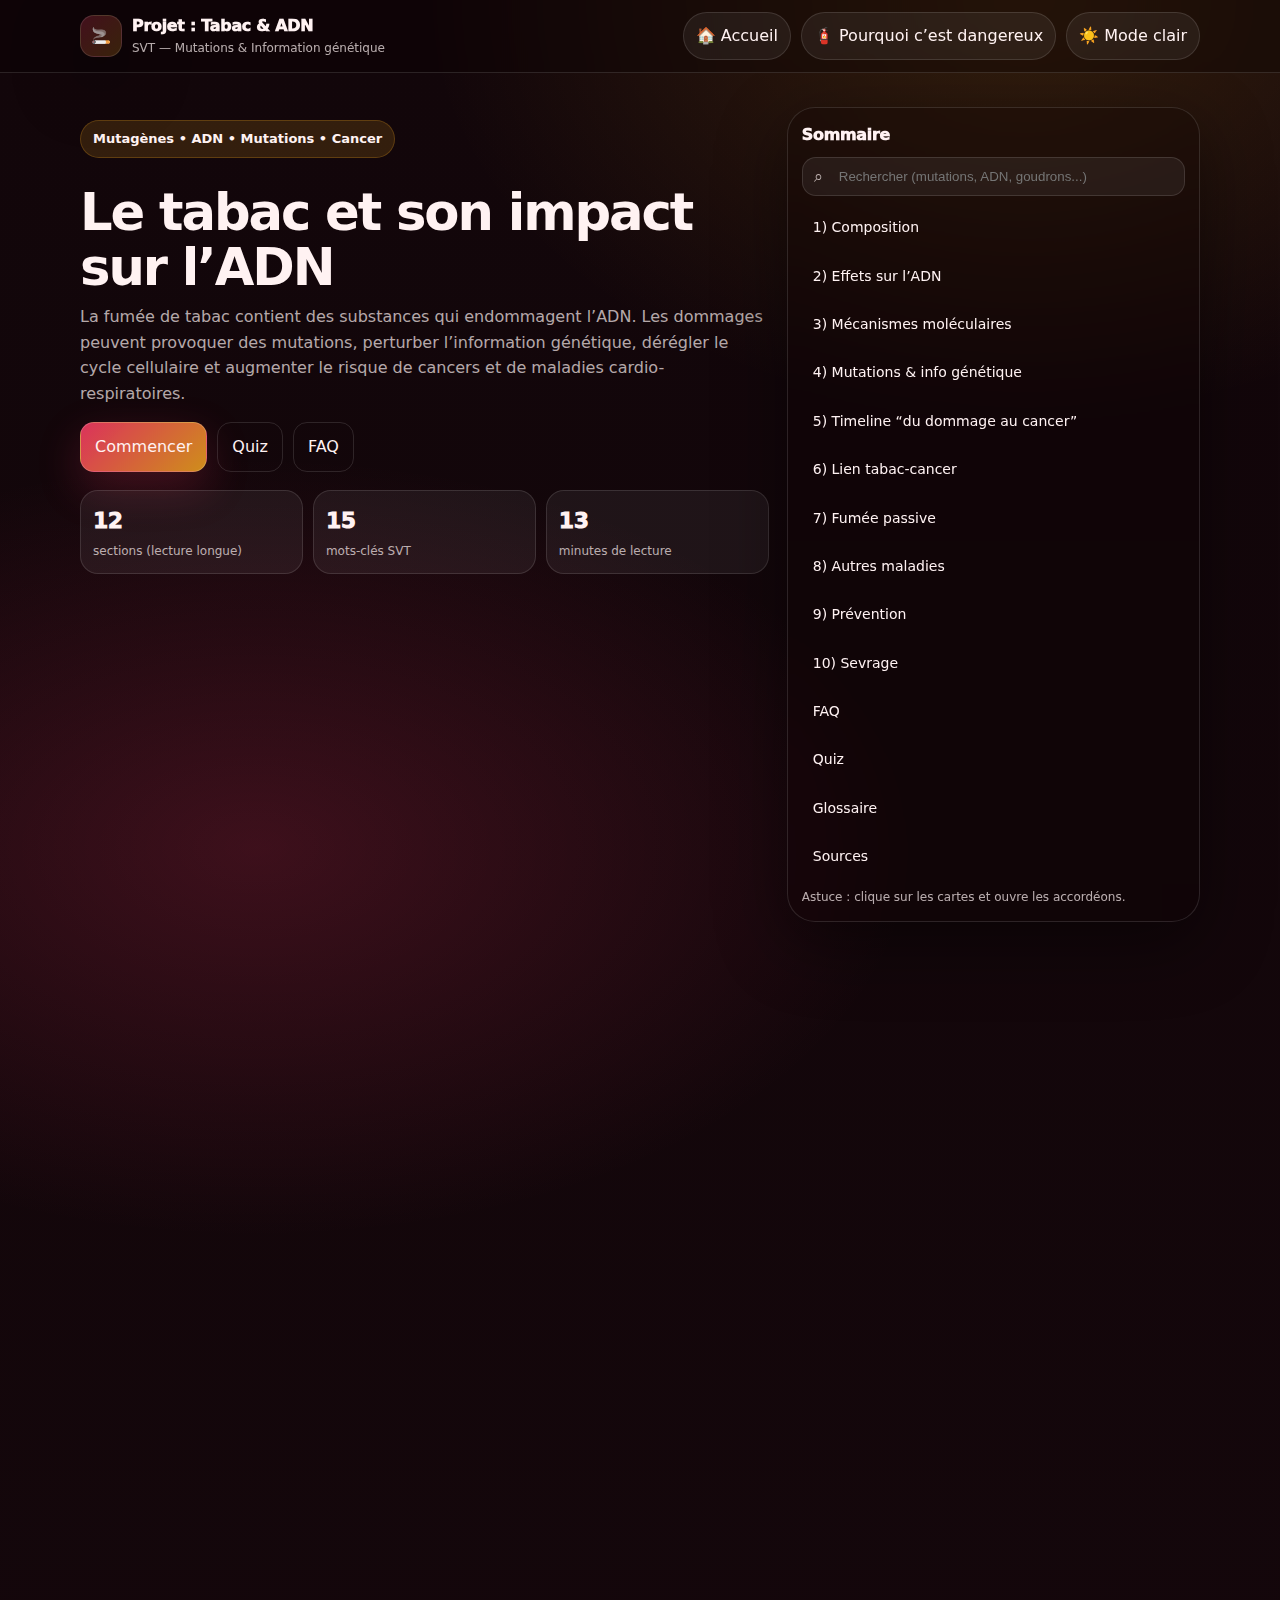
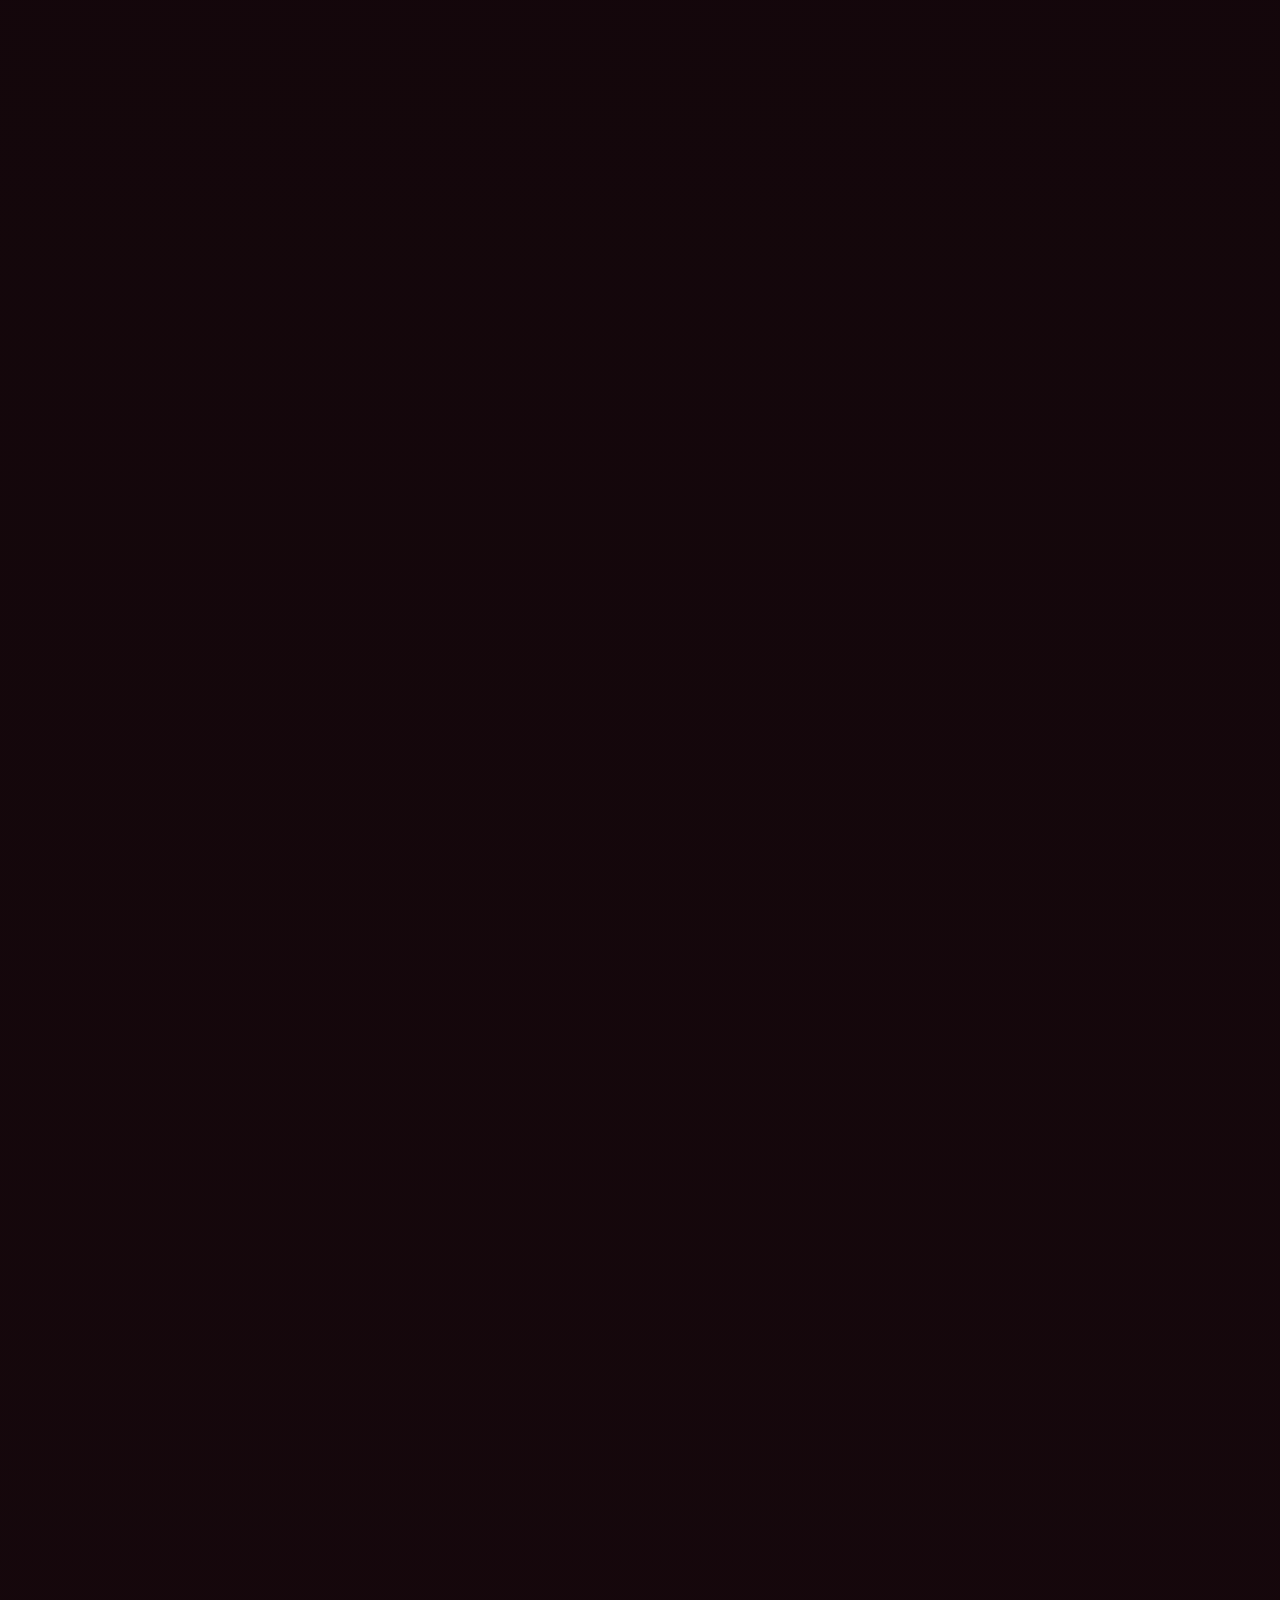
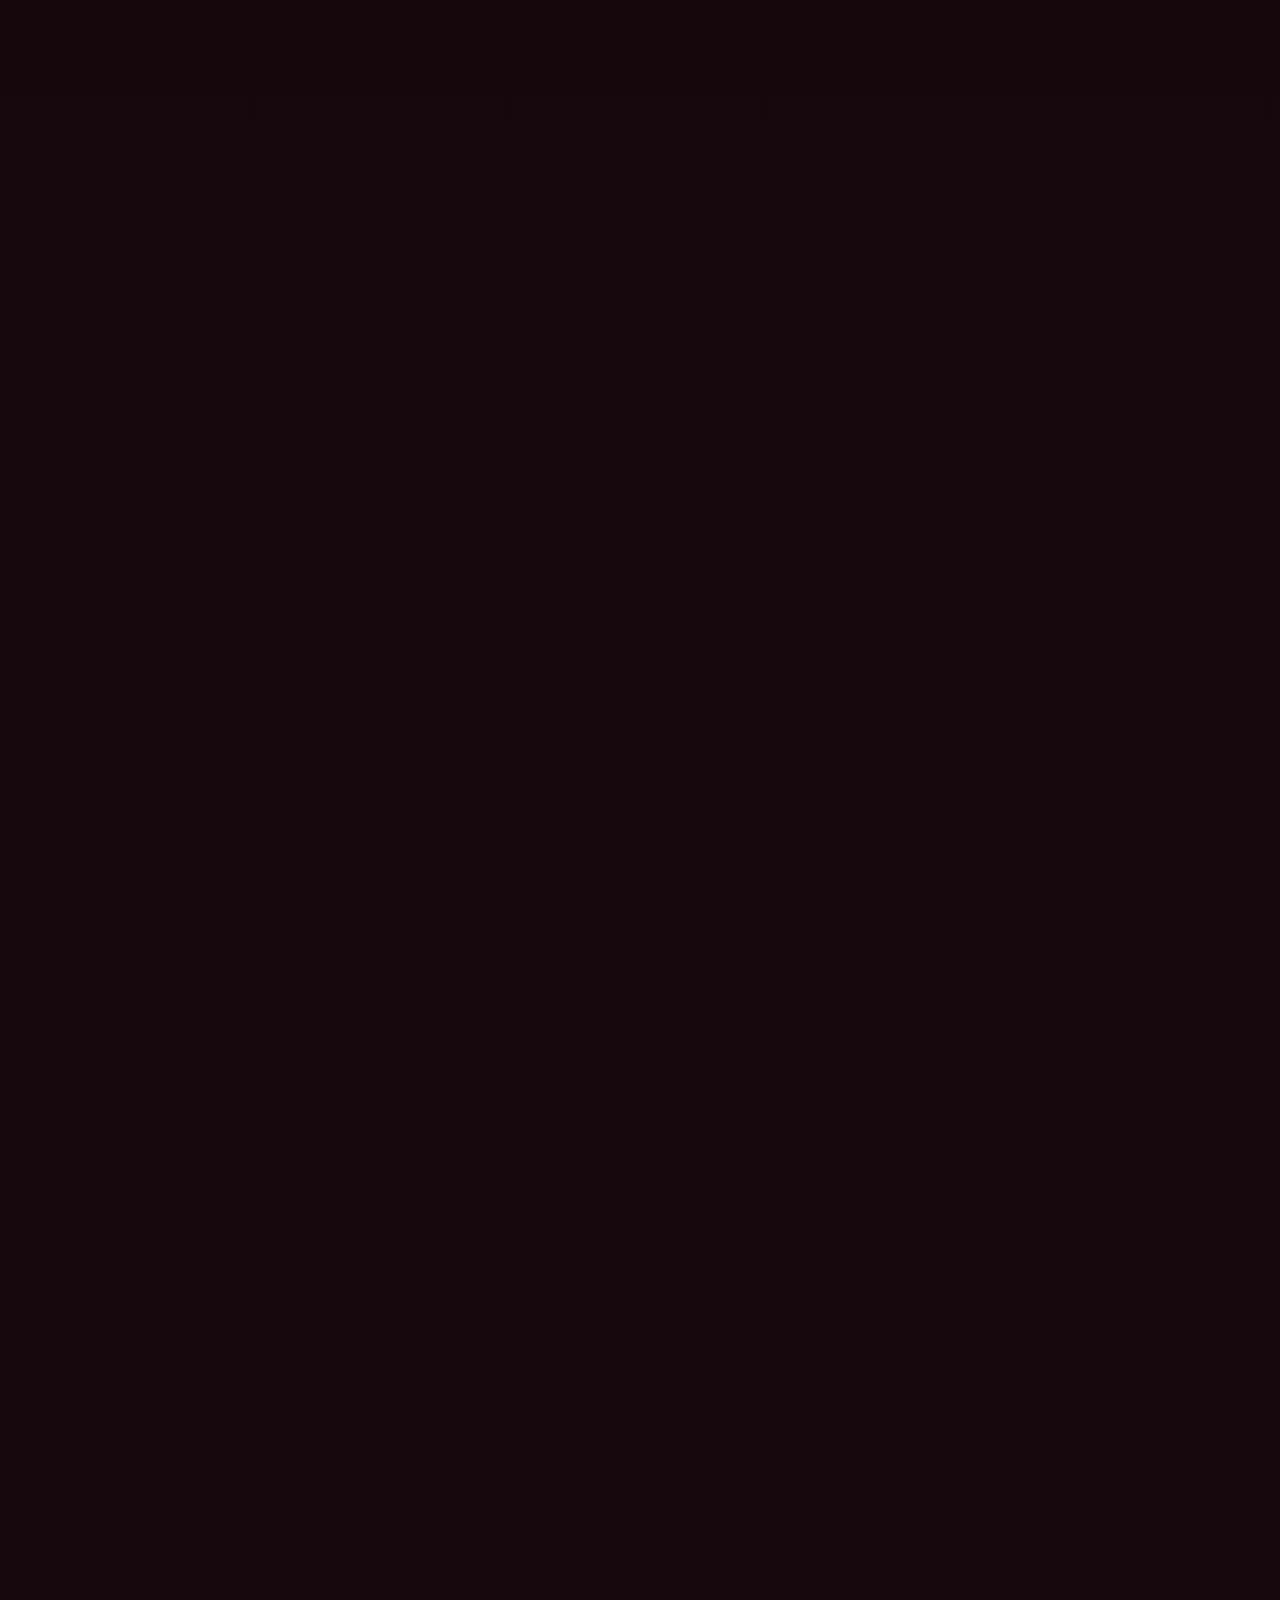
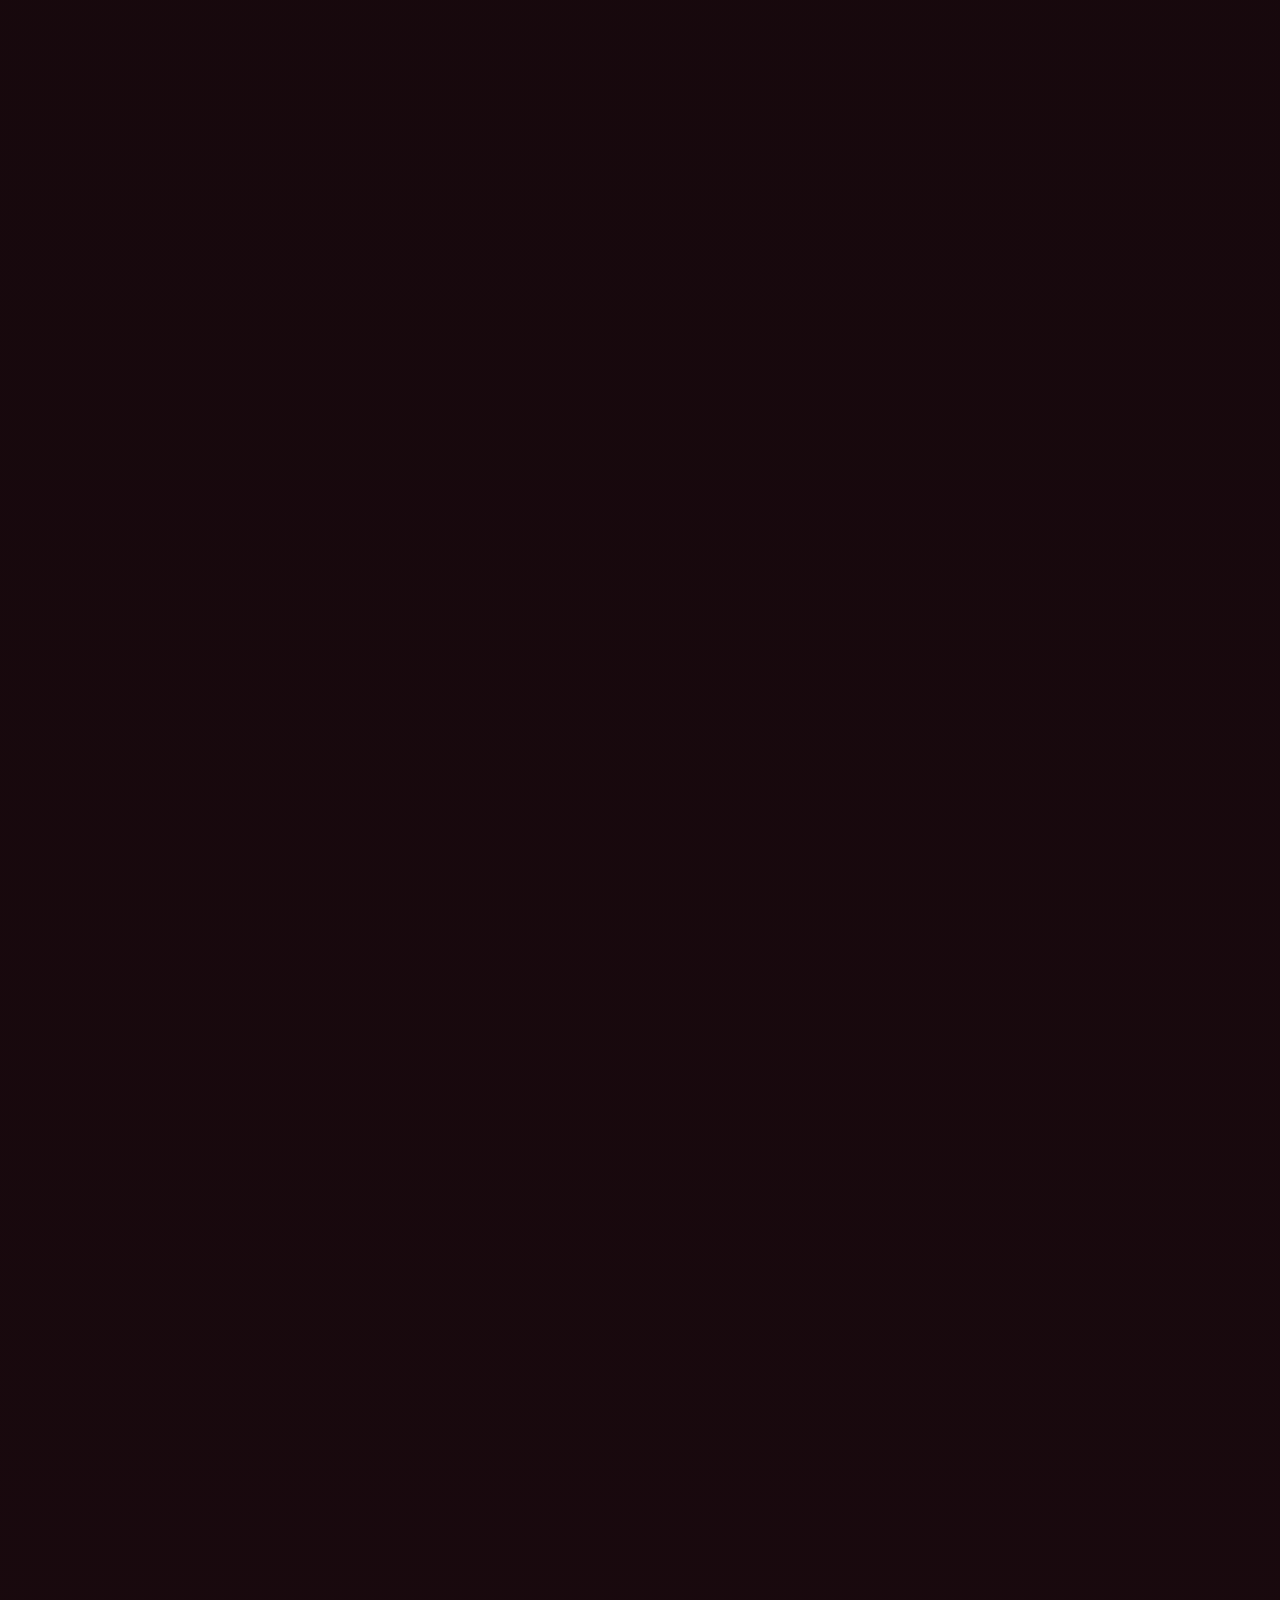
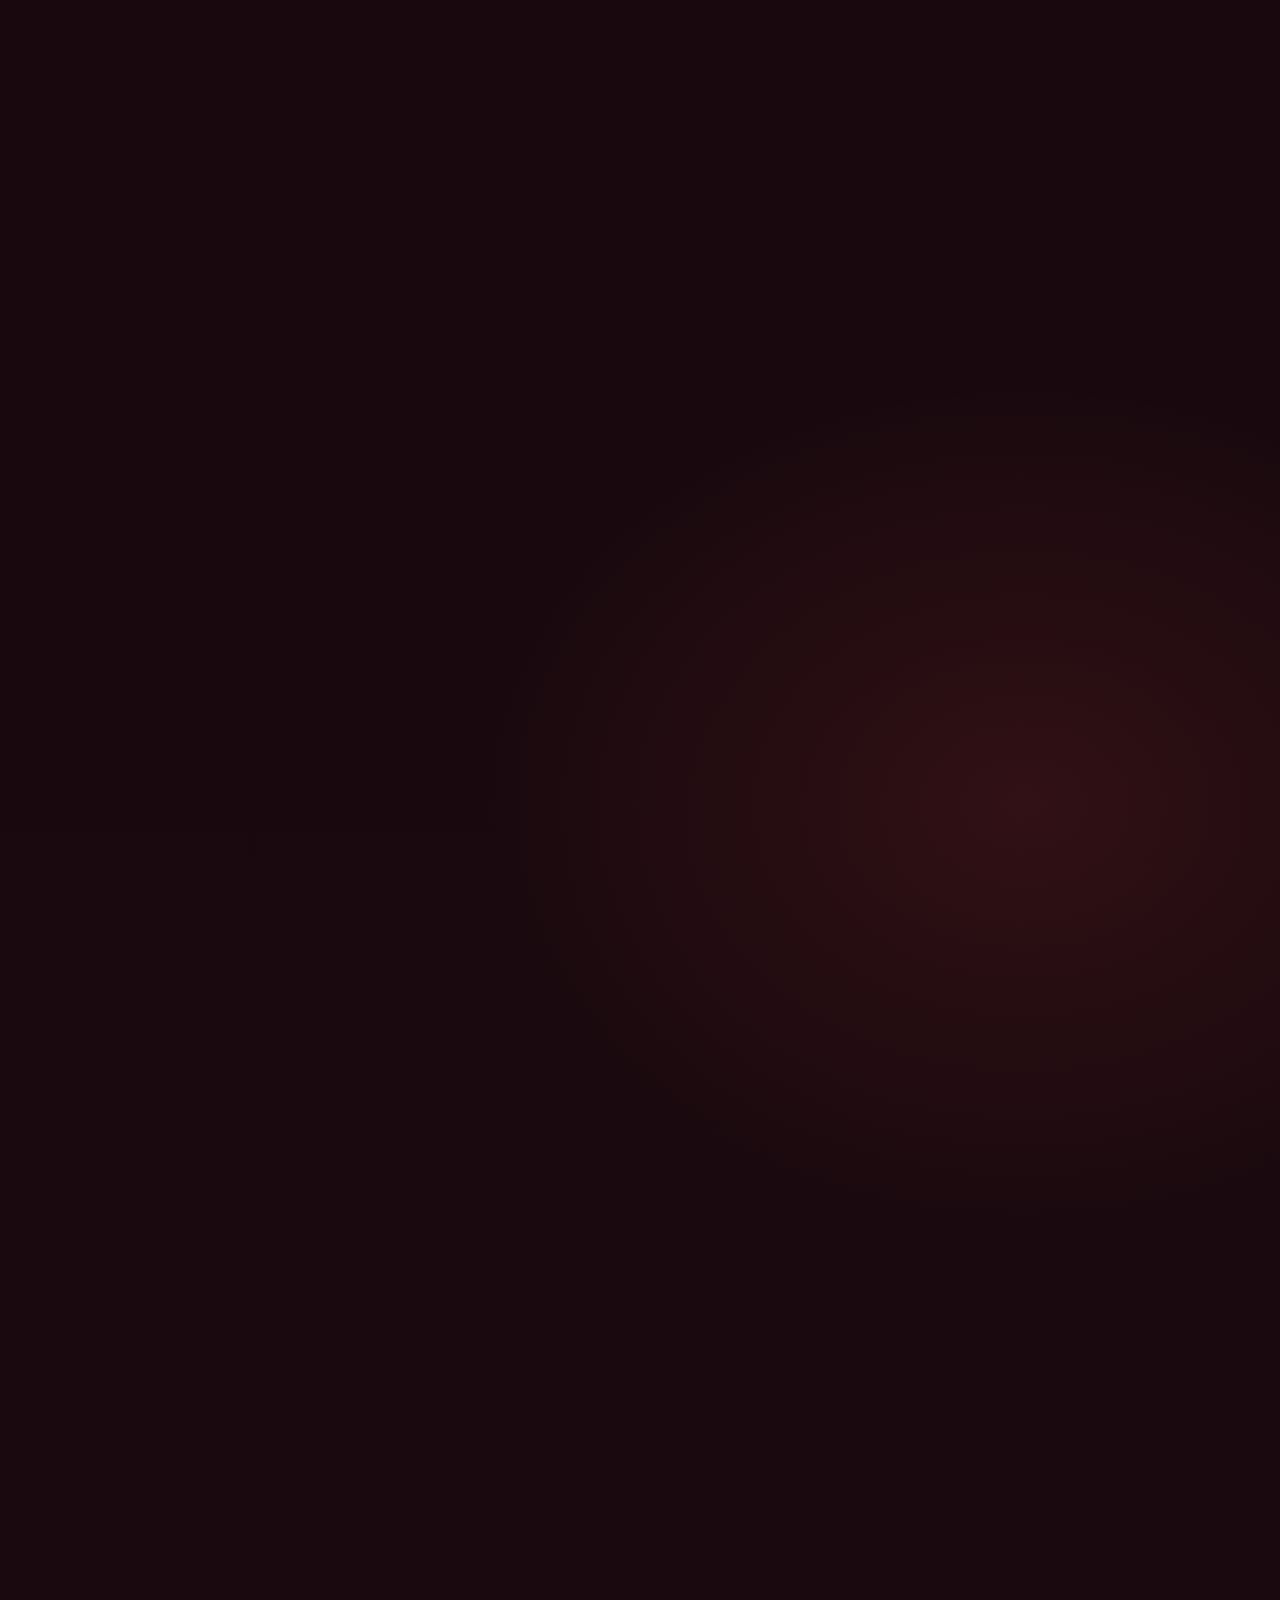
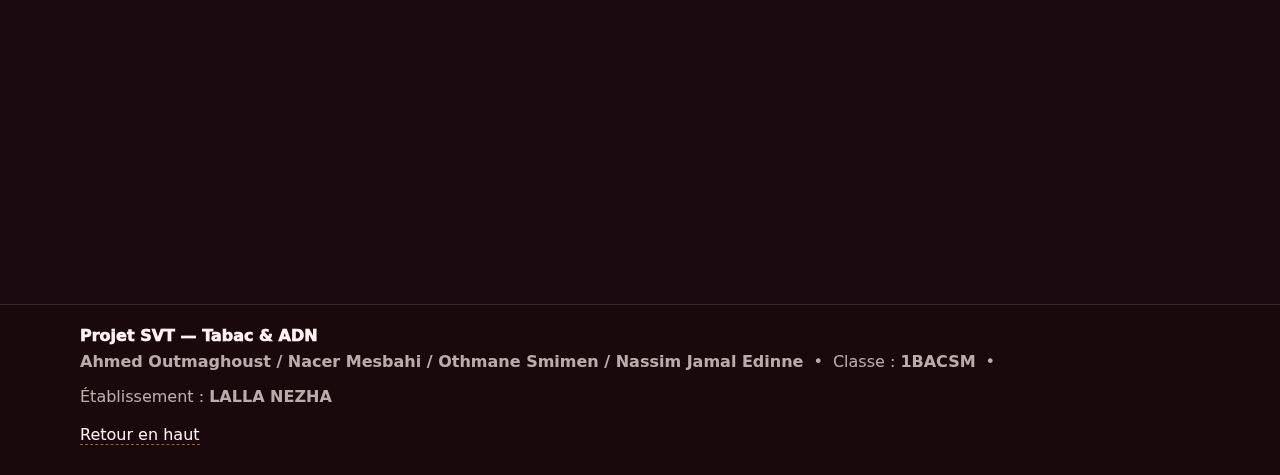
<file: tabac/index.html>
<!doctype html>
<html lang="fr">
<head>
  <meta charset="utf-8" />
  <meta name="viewport" content="width=device-width, initial-scale=1" />
  <meta name="color-scheme" content="light dark" />
  <title>Projet SVT — Tabac & ADN</title>
  <link rel="stylesheet" href="./style.css" />
</head>
<body>
  <div class="scroll-progress" aria-hidden="true">
    <div class="scroll-progress__bar" id="scrollBar"></div>
  </div>

  <div class="topbar">
    <div class="container topbar__inner">
      <div class="brand">
        <div class="brand__logo" aria-hidden="true">🚬</div>
        <div>
          <div class="brand__name">Projet : Tabac & ADN</div>
          <div class="brand__tag">SVT — Mutations & Information génétique</div>
        </div>
      </div>

      <div class="topbar__actions">
        <a class="chip" href="../">🏠 Accueil</a>
        <button class="chip" id="openCheat" type="button">🧯 Pourquoi c’est dangereux</button>
        <button class="chip" id="toggleTheme" type="button">🌙 Mode sombre</button>
      </div>
    </div>
  </div>

  <header class="hero" id="top">
    <div class="container hero__grid">
      <div class="hero__left">
        <p class="badge">Mutagènes • ADN • Mutations • Cancer</p>
        <h1>Le tabac et son impact sur l’ADN</h1>
        <p class="hero__subtitle">
          La fumée de tabac contient des substances qui endommagent l’ADN.
          Les dommages peuvent provoquer des mutations, perturber l’information génétique,
          dérégler le cycle cellulaire et augmenter le risque de cancers et de maladies cardio-respiratoires.
        </p>

        <div class="hero__cta">
          <a class="btn btn--primary" href="#composition">Commencer</a>
          <a class="btn btn--ghost" href="#quiz">Quiz</a>
          <a class="btn btn--ghost" href="#faq">FAQ</a>
        </div>

        <div class="hero__stats">
          <div class="stat">
            <div class="stat__num" data-count="12">0</div>
            <div class="stat__label">sections (lecture longue)</div>
          </div>
          <div class="stat">
            <div class="stat__num" data-count="15">0</div>
            <div class="stat__label">mots-clés SVT</div>
          </div>
          <div class="stat">
            <div class="stat__num" data-count="13">0</div>
            <div class="stat__label">minutes de lecture</div>
          </div>
        </div>
      </div>

      <div class="hero__right">
        <div class="panel">
          <div class="panel__title">Sommaire</div>
          <div class="search">
            <input id="searchInput" type="search" placeholder="Rechercher (mutations, ADN, goudrons...)" autocomplete="off" />
            <span class="search__icon" aria-hidden="true">⌕</span>
          </div>

          <nav class="toc" id="toc">
            <a href="#composition" data-section>1) Composition</a>
            <a href="#adn" data-section>2) Effets sur l’ADN</a>
            <a href="#mecanismes" data-section>3) Mécanismes moléculaires</a>
            <a href="#mutations" data-section>4) Mutations & info génétique</a>
            <a href="#progression" data-section>5) Timeline “du dommage au cancer”</a>
            <a href="#cancer" data-section>6) Lien tabac-cancer</a>
            <a href="#fumee-passive" data-section>7) Fumée passive</a>
            <a href="#maladies" data-section>8) Autres maladies</a>
            <a href="#prevention" data-section>9) Prévention</a>
            <a href="#sevrage-details" data-section>10) Sevrage</a>
            <a href="#faq" data-section>FAQ</a>
            <a href="#quiz" data-section>Quiz</a>
            <a href="#glossaire" data-section>Glossaire</a>
            <a href="#sources" data-section>Sources</a>
          </nav>

          <div class="panel__hint">Astuce : clique sur les cartes et ouvre les accordéons.</div>
        </div>
      </div>
    </div>
  </header>

  <main class="container content" id="contentRoot">
    <!-- 1) Composition -->
    <section class="section card reveal" id="composition">
      <div class="section__head">
        <h2>1) Composition du tabac</h2>
        <p class="muted">
          La fumée de cigarette contient des milliers de substances. Certaines sont responsables de la dépendance,
          d’autres sont toxiques, et certaines sont mutagènes/cancérogènes (elles augmentent les mutations et le risque de cancer).
        </p>
      </div>

      <div class="grid-3">
        <div class="info-card clickable" data-toast="Goudrons = mélange cancérigène ❗">
          <h3>Goudrons</h3>
          <p>Contiennent plusieurs substances cancérigènes qui peuvent endommager l’ADN.</p>
        </div>
        <div class="info-card clickable" data-toast="Nicotine = dépendance ⚠️">
          <h3>Nicotine</h3>
          <p>Substance responsable de la dépendance (addiction).</p>
        </div>
        <div class="info-card clickable" data-toast="CO = moins d’oxygène dans le sang">
          <h3>Monoxyde de carbone (CO)</h3>
          <p>Diminue l’oxygénation des tissus et augmente les risques cardio-respiratoires.</p>
        </div>
      </div>

      <details class="accordion">
        <summary>Tableau : Substance → effet principal</summary>
        <div class="accordion__body">
          <table style="width:100%; border-collapse:collapse;">
            <thead>
              <tr>
                <th style="text-align:left; padding:8px; border-bottom:1px solid var(--border);">Substance</th>
                <th style="text-align:left; padding:8px; border-bottom:1px solid var(--border);">Effet</th>
                <th style="text-align:left; padding:8px; border-bottom:1px solid var(--border);">Conséquence</th>
              </tr>
            </thead>
            <tbody>
              <tr>
                <td style="padding:8px; border-bottom:1px solid var(--border);">Nicotine</td>
                <td style="padding:8px; border-bottom:1px solid var(--border);">Dépendance</td>
                <td style="padding:8px; border-bottom:1px solid var(--border);">Difficulté d’arrêt</td>
              </tr>
              <tr>
                <td style="padding:8px; border-bottom:1px solid var(--border);">Goudrons</td>
                <td style="padding:8px; border-bottom:1px solid var(--border);">Mutagènes/cancérogènes</td>
                <td style="padding:8px; border-bottom:1px solid var(--border);">Mutations ADN → cancers</td>
              </tr>
              <tr>
                <td style="padding:8px;">CO</td>
                <td style="padding:8px;">Moins d’oxygène</td>
                <td style="padding:8px;">Fatigue + risque cardio</td>
              </tr>
            </tbody>
          </table>
        </div>
      </details>

      <details class="accordion">
        <summary>Pourquoi la fumée est dangereuse ?</summary>
        <div class="accordion__body">
          <p>
            La combustion produit des molécules très réactives. Certaines peuvent se fixer sur l’ADN (adduits),
            provoquer des cassures ou créer un stress oxydatif. Si la réparation est imparfaite, des mutations apparaissent.
          </p>
        </div>
      </details>
    </section>

    <!-- 2) DNA effects -->
    <section class="section card reveal" id="adn">
      <div class="section__head">
        <h2>2) Effets sur l’ADN</h2>
        <p class="muted">
          Le tabac peut provoquer des dommages : modifications chimiques, cassures, erreurs lors de la copie.
          Ces dommages peuvent devenir des mutations si la cellule ne les répare pas correctement.
        </p>
      </div>

      <div class="callouts">
        <div class="callout">
          <div class="callout__title">Adduits à l’ADN</div>
          <p>Substances qui “collent” à l’ADN → mauvaise lecture.</p>
        </div>
        <div class="callout">
          <div class="callout__title">Stress oxydatif</div>
          <p>Radicaux libres → dégâts ADN/protéines.</p>
        </div>
        <div class="callout">
          <div class="callout__title">Cassures</div>
          <p>Ruptures → erreurs possibles à la réparation.</p>
        </div>
      </div>

      <div class="banner clickable" data-toast="Dommages ADN → réparation → erreurs possibles = mutations">
        <div class="banner__icon">🧬</div>
        <div>
          <div class="banner__title">Chaîne logique</div>
          <div class="banner__text">Dommages ADN → réparation → mutation → risque cancer.</div>
        </div>
      </div>
    </section>

    <!-- 3) Mechanisms -->
    <section class="section card reveal" id="mecanismes">
      <div class="section__head">
        <h2>3) Mécanismes moléculaires : comment la fumée abîme l’ADN ?</h2>
        <p class="muted">
          Ce n’est pas seulement “toxique”. Certaines molécules sont <strong>mutagènes</strong> :
          elles augmentent la probabilité d’apparition de mutations lors des divisions cellulaires.
        </p>
      </div>

      <div class="grid-2">
        <div class="mini-card">
          <h3>3 mécanismes importants</h3>
          <ul class="list">
            <li><strong>Fixation</strong> de molécules sur l’ADN (adduits)</li>
            <li><strong>Radicaux libres</strong> → stress oxydatif</li>
            <li><strong>Cassures</strong> + réparation imparfaite</li>
          </ul>
        </div>
        <div class="mini-card clickable" data-toast="Mutagène = augmente les mutations ⚠️">
          <h3>Mot clé SVT</h3>
          <p>
            Un mutagène n’attaque pas toujours au même endroit, mais il augmente la fréquence d’erreurs.
            Plus l’exposition est longue, plus le risque augmente.
          </p>
        </div>
      </div>

      <details class="accordion">
        <summary>Pourquoi une mutation peut rester “définitive” ?</summary>
        <div class="accordion__body">
          <p>
            Si une cellule copie son ADN avec une erreur et qu’elle se divise,
            l’erreur est transmise aux cellules filles. La mutation devient une “information” dans cette lignée.
            Si elle touche des gènes du cycle cellulaire, le risque de prolifération anormale augmente.
          </p>
        </div>
      </details>
    </section>

    <!-- 4) Mutations & genetic information -->
    <section class="section card reveal" id="mutations">
      <div class="section__head">
        <h2>4) Mutations & information génétique</h2>
        <p class="muted">
          Une mutation modifie un gène. Un gène modifié peut produire une protéine anormale.
          Si cette protéine participe au contrôle du cycle cellulaire, la cellule peut se diviser trop.
        </p>
      </div>

      <div class="grid-2">
        <div class="mini-card">
          <h3>Mutation</h3>
          <ul class="list">
            <li>Changement dans la séquence ADN</li>
            <li>Peut être sans conséquence ou dangereuse</li>
            <li>Effet important si gène “clé”</li>
          </ul>
        </div>
        <div class="mini-card">
          <h3>Conséquences possibles</h3>
          <ul class="list">
            <li>Protéine modifiée ou absente</li>
            <li>Contrôle du cycle affaibli</li>
            <li>Prolifération anormale → tumeur</li>
          </ul>
        </div>
      </div>

      <details class="accordion">
        <summary>Pourquoi toutes les mutations ne donnent pas un cancer ?</summary>
        <div class="accordion__body">
          <p>
            Le corps possède des systèmes de réparation et une immunité capable d’éliminer des cellules anormales.
            Mais si les mutations s’accumulent dans des gènes clés (freins, accélérateurs, réparateurs),
            le risque augmente fortement.
          </p>
        </div>
      </details>
    </section>

    <!-- 5) Timeline -->
    <section class="section card reveal" id="progression">
      <div class="section__head">
        <h2>5) Timeline : “du dommage au cancer” (simplifié)</h2>
        <p class="muted">
          Le tabac augmente le risque parce qu’il rend plus probable l’apparition de mutations.
          Cette timeline illustre une progression logique (simplifiée).
        </p>
      </div>

      <div class="grid-2">
        <div class="mini-card">
          <h3>Étapes</h3>
          <ol class="list">
            <li>Inhalation de fumée (mutagènes)</li>
            <li>Dommages à l’ADN dans certaines cellules</li>
            <li>Réparation imparfaite → mutations</li>
            <li>Accumulation → contrôle du cycle affaibli</li>
            <li>Prolifération → tumeur possible</li>
            <li>Progression → cancer (et parfois métastases)</li>
          </ol>
        </div>

        <div class="mini-card clickable" data-toast="Dose + durée = risque ↑">
          <h3>Idée SVT : dose et durée</h3>
          <ul class="list">
            <li>Plus on fume, plus l’exposition est forte</li>
            <li>Plus on fume longtemps, plus le risque s’accumule</li>
            <li>Arrêter réduit progressivement les risques</li>
          </ul>
        </div>
      </div>

      <details class="accordion">
        <summary>Tableau : ce que l’arrêt change</summary>
        <div class="accordion__body">
          <table style="width:100%; border-collapse:collapse;">
            <thead>
              <tr>
                <th style="text-align:left; padding:8px; border-bottom:1px solid var(--border);">Aspect</th>
                <th style="text-align:left; padding:8px; border-bottom:1px solid var(--border);">Quand on fume</th>
                <th style="text-align:left; padding:8px; border-bottom:1px solid var(--border);">Quand on arrête</th>
              </tr>
            </thead>
            <tbody>
              <tr>
                <td style="padding:8px; border-bottom:1px solid var(--border);">Exposition aux mutagènes</td>
                <td style="padding:8px; border-bottom:1px solid var(--border);">Continue</td>
                <td style="padding:8px; border-bottom:1px solid var(--border);">Chute fortement</td>
              </tr>
              <tr>
                <td style="padding:8px; border-bottom:1px solid var(--border);">Dommages à l’ADN</td>
                <td style="padding:8px; border-bottom:1px solid var(--border);">Plus fréquents</td>
                <td style="padding:8px; border-bottom:1px solid var(--border);">Moins fréquents</td>
              </tr>
              <tr>
                <td style="padding:8px;">Risque (global)</td>
                <td style="padding:8px;">Augmente</td>
                <td style="padding:8px;">Diminue progressivement</td>
              </tr>
            </tbody>
          </table>
        </div>
      </details>
    </section>

    <!-- 6) Link to cancer -->
    <section class="section card reveal" id="cancer">
      <div class="section__head">
        <h2>6) Lien entre tabac et cancer</h2>
        <p class="muted">
          Le tabac augmente le risque de plusieurs cancers car il favorise les mutations
          et maintient une irritation/inflammation des tissus exposés.
        </p>
      </div>

      <div class="grid-3">
        <button class="treat clickable" type="button" data-modal="poumon">
          <span class="treat__icon">🫁</span>
          <span class="treat__title">Poumon</span>
          <span class="treat__text">Contact direct fumée</span>
        </button>
        <button class="treat clickable" type="button" data-modal="gorge">
          <span class="treat__icon">👄</span>
          <span class="treat__title">Bouche / gorge</span>
          <span class="treat__text">Irritation + mutagènes</span>
        </button>
        <button class="treat clickable" type="button" data-modal="coeur">
          <span class="treat__icon">❤️</span>
          <span class="treat__title">Cœur / vaisseaux</span>
          <span class="treat__text">Risque cardio ↑</span>
        </button>
      </div>

      <div class="note-box">
        <strong>Idée :</strong> plus on fume et plus longtemps, plus le risque augmente. Arrêter diminue progressivement les risques.
      </div>
    </section>

    <!-- 7) Passive smoking -->
    <section class="section card reveal" id="fumee-passive">
      <div class="section__head">
        <h2>7) Fumée passive : pourquoi c’est un risque réel ?</h2>
        <p class="muted">
          Même sans fumer, respirer la fumée expose aux particules et aux substances mutagènes.
          La dose est souvent plus faible, mais l’exposition répétée n’est pas neutre.
        </p>
      </div>

      <div class="grid-2">
        <div class="mini-card clickable" data-toast="Fumée passive = exposition involontaire ⚠️">
          <h3>Exemples d’exposition</h3>
          <ul class="list">
            <li>Maison / voiture fermée</li>
            <li>Proximité dans des lieux publics</li>
            <li>Exposition quotidienne (famille)</li>
          </ul>
        </div>

        <div class="mini-card">
          <h3>Pourquoi c’est problématique ?</h3>
          <ul class="list">
            <li>Particules fines + substances cancérigènes</li>
            <li>Irritation chronique des muqueuses</li>
            <li>Risque cardio-respiratoire augmenté</li>
          </ul>
        </div>
      </div>

      <details class="accordion">
        <summary>Idée SVT : dose + durée</summary>
        <div class="accordion__body">
          <p>
            Beaucoup de risques en santé dépendent de la dose et de la durée.
            Une dose faible mais répétée sur plusieurs années peut augmenter le risque.
          </p>
        </div>
      </details>
    </section>

    <!-- 8) Other diseases -->
    <section class="section card reveal" id="maladies">
      <div class="section__head">
        <h2>8) Maladies liées au tabac : ADN + organes</h2>
        <p class="muted">
          Le tabac agit sur plusieurs systèmes : respiratoire, cardio-vasculaire et immunitaire.
          Le lien ADN est central pour le cancer, mais les effets dépassent largement le cancer.
        </p>
      </div>

      <div class="grid-3">
        <div class="info-card">
          <h3>Cancers</h3>
          <p>Mutations + inflammation → risque augmenté de cancers (poumon, gorge…).</p>
        </div>
        <div class="info-card">
          <h3>Respiration</h3>
          <p>Irritation chronique, toux, baisse de capacité respiratoire.</p>
        </div>
        <div class="info-card">
          <h3>Cœur</h3>
          <p>CO + inflammation → risques cardio-vasculaires augmentés.</p>
        </div>
      </div>

      <details class="accordion">
        <summary>Pourquoi le tabac “fatigue” le corps ?</summary>
        <div class="accordion__body">
          <p>
            Moins d’oxygène (CO), inflammation et stress oxydatif : le corps est en mode “réparation” permanent.
            Cela augmente les risques sur le long terme (erreurs biologiques, fragilisation).
          </p>
        </div>
      </details>
    </section>

    <!-- 9) Prevention -->
    <section class="section card reveal" id="prevention">
      <div class="section__head">
        <h2>9) Prévention</h2>
        <p class="muted">La meilleure prévention : ne pas commencer. Sinon : arrêter le plus tôt possible.</p>
      </div>

      <div class="grid-2">
        <div class="mini-card clickable" data-toast="Éviter = meilleure prévention ✅">
          <h3>Prévenir</h3>
          <ul class="list">
            <li>Éviter de fumer</li>
            <li>Éviter la fumée passive</li>
            <li>Sensibiliser autour de soi</li>
          </ul>
        </div>
        <div class="mini-card clickable" data-toast="Arrêter tôt = bénéfices plus rapides 👍">
          <h3>Pourquoi arrêter aide</h3>
          <ul class="list">
            <li>Moins d’exposition aux mutagènes</li>
            <li>Réduction de l’inflammation</li>
            <li>Réduction progressive du risque</li>
          </ul>
        </div>
      </div>
    </section>

    <!-- 10) Sevrage details -->
    <section class="section card reveal" id="sevrage-details">
      <div class="section__head">
        <h2>10) Sevrage : explication biologique et stratégies</h2>
        <p class="muted">
          La nicotine agit sur le cerveau (circuits de récompense), ce qui explique la dépendance.
          Le sevrage réussit mieux avec une stratégie + accompagnement.
        </p>
      </div>

      <div class="grid-2">
        <div class="mini-card">
          <h3>Pourquoi c’est difficile ?</h3>
          <ul class="list">
            <li>Dépendance (besoin)</li>
            <li>Habitudes (après repas, stress…)</li>
            <li>Symptômes de manque (envie forte)</li>
          </ul>
        </div>

        <div class="mini-card">
          <h3>Ce qui augmente la réussite</h3>
          <ul class="list">
            <li>Substituts nicotiniques</li>
            <li>Accompagnement (médecin)</li>
            <li>Plan : déclencheur → action</li>
          </ul>
        </div>
      </div>

      <div class="note-box">
        <strong>Science :</strong> arrêter réduit l’exposition aux mutagènes ; le corps renouvelle ses cellules.
        Plus on arrête tôt, plus l’impact positif est important.
      </div>

      <details class="accordion">
        <summary>Exemple de plan simple</summary>
        <div class="accordion__body">
          <ul class="list">
            <li>Identifier les moments (stress, sortie, après repas)</li>
            <li>Prévoir un remplacement (eau, respiration, marche 5 min)</li>
            <li>Fixer une date d’arrêt ou réduction progressive</li>
            <li>Demander de l’aide si besoin</li>
          </ul>
        </div>
      </details>

      <div class="banner clickable" data-toast="Sevrage = biologie + habitudes + stratégie ✅">
        <div class="banner__icon">✅</div>
        <div>
          <div class="banner__title">Conclusion</div>
          <div class="banner__text">Arrêter est difficile, mais très bénéfique et scientifiquement logique.</div>
        </div>
      </div>
    </section>

    <!-- FAQ -->
    <section class="section card reveal" id="faq">
      <div class="section__head">
        <h2>FAQ — Questions fréquentes (Tabac & ADN)</h2>
        <p class="muted">10 questions/réponses pour réviser.</p>
      </div>

      <div class="grid-2">
        <details class="accordion"><summary>1) La nicotine cause-t-elle directement le cancer ?</summary>
          <div class="accordion__body"><p>La nicotine crée surtout la dépendance. Les goudrons et autres mutagènes sont les principaux responsables du risque de cancer.</p></div>
        </details>

        <details class="accordion"><summary>2) C’est quoi un mutagène ?</summary>
          <div class="accordion__body"><p>Une substance qui augmente la fréquence des mutations (erreurs) dans l’ADN.</p></div>
        </details>

        <details class="accordion"><summary>3) Pourquoi le tabac abîme l’ADN ?</summary>
          <div class="accordion__body"><p>Adduits sur l’ADN, stress oxydatif, cassures : si réparation imparfaite → mutations.</p></div>
        </details>

        <details class="accordion"><summary>4) Fumer peu, c’est sans danger ?</summary>
          <div class="accordion__body"><p>Le risque augmente avec la dose et la durée. “Peu” n’est pas “zéro risque”.</p></div>
        </details>

        <details class="accordion"><summary>5) La fumée passive est-elle dangereuse ?</summary>
          <div class="accordion__body"><p>Oui, elle expose aux substances mutagènes, surtout si l’exposition est répétée.</p></div>
        </details>

        <details class="accordion"><summary>6) Pourquoi arrêter réduit le risque ?</summary>
          <div class="accordion__body"><p>Moins d’exposition aux mutagènes. Le corps peut mieux renouveler et réparer.</p></div>
        </details>

        <details class="accordion"><summary>7) Pourquoi la dépendance est forte ?</summary>
          <div class="accordion__body"><p>La nicotine stimule les circuits de récompense du cerveau, créant un besoin.</p></div>
        </details>

        <details class="accordion"><summary>8) Tabac = seulement cancers ?</summary>
          <div class="accordion__body"><p>Non : aussi maladies respiratoires et cardio-vasculaires.</p></div>
        </details>

        <details class="accordion"><summary>9) Le CO fait quoi exactement ?</summary>
          <div class="accordion__body"><p>Il réduit l’oxygène transporté par le sang, fatigue et stress pour l’organisme.</p></div>
        </details>

        <details class="accordion"><summary>10) Sevrage : patch/gomme servent à quoi ?</summary>
          <div class="accordion__body"><p>À réduire progressivement le manque en apportant une dose contrôlée de nicotine.</p></div>
        </details>
      </div>
    </section>

    <!-- Quiz -->
    <section class="section card reveal" id="quiz">
      <div class="section__head">
        <h2>Quiz interactif</h2>
        <p class="muted">5 questions.</p>
      </div>

      <div id="quizRoot" class="quiz"></div>

      <div class="quiz__footer">
        <button class="btn btn--primary" id="btnCheckQuiz" type="button">Corriger</button>
        <button class="btn btn--ghost" id="btnResetQuiz" type="button">Recommencer</button>
        <div class="quiz__score" id="quizScore" aria-live="polite"></div>
      </div>
    </section>

    <!-- Glossary -->
    <section class="section card reveal" id="glossaire">
      <div class="section__head">
        <h2>Glossaire (15 termes)</h2>
        <p class="muted">Mots-clés SVT.</p>
      </div>

      <div class="grid-2">
        <details class="accordion"><summary>ADN</summary><div class="accordion__body"><p>Support de l’information génétique.</p></div></details>
        <details class="accordion"><summary>Gène</summary><div class="accordion__body"><p>Portion d’ADN liée à une fonction/protéine.</p></div></details>
        <details class="accordion"><summary>Mutation</summary><div class="accordion__body"><p>Changement dans la séquence d’ADN.</p></div></details>
        <details class="accordion"><summary>Mutagène</summary><div class="accordion__body"><p>Substance qui augmente la fréquence des mutations.</p></div></details>
        <details class="accordion"><summary>Adduit ADN</summary><div class="accordion__body"><p>Molécule fixée sur l’ADN perturbant la copie.</p></div></details>
        <details class="accordion"><summary>Stress oxydatif</summary><div class="accordion__body"><p>Dommages causés par des radicaux libres.</p></div></details>
        <details class="accordion"><summary>Cassure ADN</summary><div class="accordion__body"><p>Rupture pouvant entraîner erreurs si mal réparée.</p></div></details>
        <details class="accordion"><summary>Protéine</summary><div class="accordion__body"><p>Molécule fonctionnelle produite à partir d’un gène.</p></div></details>
        <details class="accordion"><summary>Cycle cellulaire</summary><div class="accordion__body"><p>Étapes avant division (G1, S, G2, M).</p></div></details>
        <details class="accordion"><summary>Cancérogène</summary><div class="accordion__body"><p>Substance qui augmente le risque de cancer.</p></div></details>
        <details class="accordion"><summary>Inflammation</summary><div class="accordion__body"><p>Réaction du corps pouvant devenir chronique.</p></div></details>
        <details class="accordion"><summary>Nicotine</summary><div class="accordion__body"><p>Substance addictive.</p></div></details>
        <details class="accordion"><summary>Goudrons</summary><div class="accordion__body"><p>Mélange contenant des cancérogènes.</p></div></details>
        <details class="accordion"><summary>CO</summary><div class="accordion__body"><p>Monoxyde de carbone : diminue l’oxygénation.</p></div></details>
        <details class="accordion"><summary>Fumée passive</summary><div class="accordion__body"><p>Inhalation de fumée sans fumer soi-même.</p></div></details>
      </div>
    </section>

    <!-- Sources -->
    <section class="section card reveal" id="sources">
      <div class="section__head">
        <h2>Sources (générales)</h2>
        <p class="muted">Références pour informations de base (vulgarisation).</p>
      </div>
      <ul class="list">
        <li>OMS — Tabac (informations générales)</li>
        <li>INCa — Tabac et cancers</li>
        <li>CDC / NCI — Smoking & cancer basics</li>
      </ul>
    </section>
  </main>

  <!-- Modal -->
  <div class="modal" id="modal" aria-hidden="true" role="dialog" aria-modal="true">
    <div class="modal__backdrop" data-close></div>
    <div class="modal__panel" role="document">
      <div class="modal__head">
        <div class="modal__title" id="modalTitle">Titre</div>
        <button class="modal__close" type="button" data-close aria-label="Fermer">✕</button>
      </div>
      <div class="modal__body" id="modalBody"></div>
    </div>
  </div>

  <div class="toast" id="toast" aria-live="polite" aria-atomic="true"></div>
  <button class="toTop" id="toTop" type="button" aria-label="Retour en haut">↑</button>

  <footer class="footer">
    <div class="container footer__inner">
      <div class="footer__left">
        <div class="footer__title">Projet SVT — Tabac & ADN</div>
        <div class="footer__meta">
          <span><strong>Ahmed Outmaghoust / Nacer Mesbahi / Othmane Smimen / Nassim Jamal Edinne</strong></span>
          <span>•</span>
          <span>Classe : <strong>1BACSM</strong></span>
          <span>•</span>
          <span>Établissement : <strong>LALLA NEZHA</strong></span>
        </div>
      </div>
      <div class="footer__right"><a class="link" href="#top">Retour en haut</a></div>
    </div>
  </footer>

  <script src="./script.js"></script>
</body>
</html>
</file>
<file: home.css>
:root{
  --bg:#070a12;
  --card: rgba(255,255,255,0.06);
  --border: rgba(255,255,255,0.12);
  --text:#e9efff;
  --muted: rgba(233,239,255,0.72);
  --acc1:#7c5cff;
  --acc2:#19d3ff;
  --shadow: 0 18px 60px rgba(0,0,0,0.40);
}
body.light{
  --bg:#f6f7fb;
  --card: rgba(0,0,0,0.04);
  --border: rgba(0,0,0,0.12);
  --text:#101827;
  --muted: rgba(16,24,39,0.70);
  --acc1:#2563eb;
  --acc2:#06b6d4;
  --shadow: 0 18px 60px rgba(15,23,42,0.12);
}
*{box-sizing:border-box}
body{
  margin:0;
  font-family: system-ui, -apple-system, Segoe UI, Roboto, Arial, sans-serif;
  background: var(--bg);
  color: var(--text);
}
.bg{
  position:fixed; inset:0; z-index:-1;
  background:
    radial-gradient(900px 500px at 20% 10%, rgba(124,92,255,0.22), transparent 55%),
    radial-gradient(900px 600px at 80% 0%, rgba(25,211,255,0.18), transparent 55%),
    linear-gradient(180deg, rgba(0,0,0,0), rgba(0,0,0,0.35));
}
body.light .bg{
  background:
    radial-gradient(900px 500px at 20% 10%, rgba(37,99,235,0.18), transparent 55%),
    radial-gradient(900px 600px at 80% 0%, rgba(6,182,212,0.14), transparent 55%),
    linear-gradient(180deg, rgba(255,255,255,0), rgba(255,255,255,0.45));
}
.container{width:min(1100px,92%); margin:0 auto}
.top{
  position:sticky; top:0;
  backdrop-filter: blur(12px);
  background: rgba(0,0,0,0.22);
  border-bottom:1px solid var(--border);
}
body.light .top{ background: rgba(255,255,255,0.65); }
.top__inner{
  display:flex; align-items:center; justify-content:space-between;
  gap:12px; padding:12px 0;
}
.brand{display:flex; gap:10px; align-items:center}
.logo{
  width:44px; height:44px; border-radius:14px;
  display:grid; place-items:center;
  border:1px solid var(--border);
  background: linear-gradient(135deg, rgba(124,92,255,0.25), rgba(25,211,255,0.18));
  box-shadow: var(--shadow);
  font-weight:900;
}
.name{font-weight:900; letter-spacing:-0.02em}
.meta{font-size:12px; color: var(--muted)}
.chip{
  border:1px solid var(--border);
  background: var(--card);
  color: var(--text);
  padding:10px 12px;
  border-radius:999px;
  cursor:pointer;
}
.hero{padding:26px 0 10px}
.hero h1{margin:0 0 6px; font-size: clamp(30px, 4vw, 44px); letter-spacing:-0.04em}
.hero p{margin:0; color: var(--muted)}
.hint{margin-top:10px; color: var(--muted); font-size:13px}
.grid{
  display:grid;
  grid-template-columns: repeat(2, minmax(0,1fr));
  gap:14px;
  padding: 14px 0;
}
.card{
  text-decoration:none;
  color: var(--text);
  border:1px solid var(--border);
  background: var(--card);
  border-radius:22px;
  padding:16px;
  box-shadow: var(--shadow);
  transition: transform .12s ease, border-color .12s ease, background .12s ease;
}
.card:hover{transform: translateY(-2px); border-color: rgba(25,211,255,0.45); background: rgba(255,255,255,0.08)}
body.light .card:hover{ background: rgba(0,0,0,0.05) }
.card__icon{font-size:26px}
.card__title{margin-top:6px; font-weight:900; letter-spacing:-0.02em}
.card__text{margin-top:6px; color: var(--muted)}
.tags{display:flex; gap:8px; flex-wrap:wrap; margin-top:10px}
.tag{
  border:1px solid var(--border);
  padding:6px 10px;
  border-radius:999px;
  font-size:12px;
  color: var(--muted);
}
.card--alt{
  background: linear-gradient(135deg, rgba(255,107,138,0.12), rgba(255,206,107,0.10));
}
.small{padding: 10px 0 30px}
.panel{
  border:1px solid var(--border);
  background: var(--card);
  border-radius:22px;
  padding:16px;
}
.panel h2{margin:0 0 10px}
.panel ul{margin:0 0 0 18px; color: var(--muted)}
.toast{
  position: fixed;
  left: 50%;
  bottom: 18px;
  transform: translateX(-50%) translateY(20px);
  opacity: 0;
  padding: 10px 12px;
  border-radius: 999px;
  border: 1px solid var(--border);
  background: rgba(0,0,0,0.55);
  backdrop-filter: blur(10px);
  color: var(--text);
  transition: opacity .18s ease, transform .18s ease;
}
body.light .toast{ background: rgba(255,255,255,0.85); color: var(--text); }
.toast.show{opacity:1; transform: translateX(-50%) translateY(0)}
@media (max-width: 860px){
  .grid{grid-template-columns:1fr}
}
</file>
<file: cancer/style.css>
/* =========================
   CANCER THEME (Purple/Cyan)
   ========================= */

/* ===== Base tokens ===== */
:root{
  --bg: #0b1020;
  --bg2: #0f1730;

  --card: rgba(255,255,255,0.06);
  --card2: rgba(255,255,255,0.09);
  --text: #e8ecff;
  --muted: rgba(232,236,255,0.75);
  --border: rgba(255,255,255,0.12);
  --shadow: 0 18px 60px rgba(0,0,0,0.35);

  --accent: #7c5cff;
  --accent2: #19d3ff;
  --good: #42f5a4;
  --warn: #ffce6b;
  --bad: #ff6b8a;

  --radius: 18px;
  --radius2: 26px;
}

/* ===== Light mode for CANCER (Cool blue) ===== */
body.light{
  --bg: #f6f7fb;
  --bg2: #ffffff;

  --card: rgba(0,0,0,0.03);
  --card2: rgba(0,0,0,0.05);
  --text: #121827;
  --muted: rgba(18,24,39,0.72);
  --border: rgba(18,24,39,0.12);
  --shadow: 0 18px 60px rgba(15,23,42,0.12);

  --accent: #2563eb;
  --accent2: #06b6d4;
  --good: #10b981;
  --warn: #f59e0b;
  --bad: #ef4444;
}

*{ box-sizing: border-box; }
html{ scroll-behavior: smooth; }

body{
  margin: 0;
  font-family: system-ui, -apple-system, Segoe UI, Roboto, Arial, sans-serif;
  background:
    radial-gradient(1200px 700px at 20% 10%, rgba(124,92,255,0.20), transparent 55%),
    radial-gradient(900px 600px at 70% 0%, rgba(25,211,255,0.18), transparent 55%),
    radial-gradient(900px 700px at 80% 80%, rgba(66,245,164,0.10), transparent 55%),
    linear-gradient(180deg, var(--bg), var(--bg2));
  color: var(--text);
  line-height: 1.6;
}

.container{
  width: min(1120px, 92%);
  margin: 0 auto;
}

/* ===== Scroll Progress ===== */
.scroll-progress{
  position: fixed;
  top: 0; left: 0;
  width: 100%;
  height: 4px;
  background: transparent;
  z-index: 9999;
}
.scroll-progress__bar{
  height: 100%;
  width: 0%;
  background: linear-gradient(90deg, var(--accent), var(--accent2));
  box-shadow: 0 0 18px rgba(124,92,255,0.6);
}

/* ===== Topbar ===== */
.topbar{
  position: sticky;
  top: 0;
  z-index: 2000;
  backdrop-filter: blur(12px);
  background: rgba(0,0,0,0.20);
  border-bottom: 1px solid var(--border);
}
body.light .topbar{ background: rgba(255,255,255,0.65); }

.topbar__inner{
  display: flex;
  align-items: center;
  justify-content: space-between;
  gap: 14px;
  padding: 12px 0;
}

.brand{
  display: flex;
  align-items: center;
  gap: 10px;
}
.brand__logo{
  width: 42px; height: 42px;
  display: grid; place-items: center;
  border-radius: 14px;
  background: linear-gradient(135deg, rgba(124,92,255,0.25), rgba(25,211,255,0.20));
  border: 1px solid var(--border);
  box-shadow: var(--shadow);
}
.brand__name{ font-weight: 900; letter-spacing: -0.02em; }
.brand__tag{ font-size: 12px; color: var(--muted); }

.topbar__actions{ display: flex; gap: 10px; flex-wrap: wrap; }

/* chip works for button + a */
.chip{
  border: 1px solid var(--border);
  background: var(--card);
  color: var(--text);
  padding: 10px 12px;
  border-radius: 999px;
  cursor: pointer;
  transition: transform .12s ease, border-color .12s ease, background .12s ease;
  text-decoration: none;
  display: inline-flex;
  align-items: center;
  gap: 8px;
  font: inherit;
}
.chip:hover{
  transform: translateY(-1px);
  border-color: rgba(124,92,255,0.55);
  background: var(--card2);
}

/* ===== Hero ===== */
.hero{ padding: 34px 0 18px; }

.hero__grid{
  display: grid;
  grid-template-columns: 1.25fr 0.75fr;
  gap: 18px;
  align-items: start;
}

.badge{
  display: inline-flex;
  gap: 8px;
  padding: 8px 12px;
  border-radius: 999px;
  background: rgba(124,92,255,0.18);
  border: 1px solid rgba(124,92,255,0.25);
  color: var(--text);
  font-weight: 700;
  font-size: 13px;
}

h1{
  margin: 14px 0 10px;
  font-size: clamp(34px, 4vw, 56px);
  line-height: 1.06;
  letter-spacing: -0.04em;
}
.hero__subtitle{
  margin: 0 0 16px;
  color: var(--muted);
  font-size: 16px;
}

.hero__cta{ display: flex; gap: 10px; flex-wrap: wrap; margin-bottom: 18px; }

.btn{
  display: inline-flex;
  align-items: center;
  justify-content: center;
  gap: 8px;
  padding: 11px 14px;
  border-radius: 14px;
  text-decoration: none;
  border: 1px solid var(--border);
  background: var(--card);
  color: var(--text);
  cursor: pointer;
  transition: transform .12s ease, border-color .12s ease, background .12s ease, box-shadow .12s ease;
  font: inherit;
}
.btn:hover{
  transform: translateY(-1px);
  border-color: rgba(25,211,255,0.45);
  background: var(--card2);
}
.btn--primary{
  background: linear-gradient(135deg, rgba(124,92,255,0.85), rgba(25,211,255,0.75));
  border-color: rgba(255,255,255,0.18);
  box-shadow: 0 16px 40px rgba(124,92,255,0.25);
}
.btn--ghost{ background: transparent; }
.btn--primary:hover{ box-shadow: 0 18px 50px rgba(124,92,255,0.35); }

.hero__stats{
  display: grid;
  grid-template-columns: repeat(3, minmax(0,1fr));
  gap: 10px;
}
.stat{
  border: 1px solid var(--border);
  background: var(--card);
  border-radius: var(--radius);
  padding: 12px;
}
.stat__num{
  font-weight: 900;
  font-size: 22px;
  letter-spacing: -0.02em;
  margin-bottom: 4px;
}
.stat__label{ font-size: 12px; color: var(--muted); }

/* ===== Panel (TOC) ===== */
.panel{
  position: sticky;
  top: 74px;
  border-radius: var(--radius2);
  border: 1px solid var(--border);
  background: rgba(0,0,0,0.18);
  backdrop-filter: blur(14px);
  box-shadow: var(--shadow);
  padding: 14px;
}
body.light .panel{ background: rgba(255,255,255,0.65); }

.panel__title{ font-weight: 900; margin-bottom: 10px; letter-spacing: -0.02em; }
.panel__hint{ font-size: 12px; color: var(--muted); margin-top: 10px; }

.search{ position: relative; margin-bottom: 10px; }
.search input{
  width: 100%;
  padding: 11px 12px 11px 36px;
  border-radius: 14px;
  border: 1px solid var(--border);
  background: var(--card);
  color: var(--text);
  outline: none;
}
.search input:focus{ border-color: rgba(124,92,255,0.55); }
.search__icon{
  position: absolute;
  top: 50%; left: 12px;
  transform: translateY(-50%);
  color: var(--muted);
}

.toc{
  display: grid;
  gap: 6px;
}
.toc a{
  text-decoration: none;
  color: var(--text);
  padding: 9px 10px;
  border-radius: 12px;
  border: 1px solid transparent;
  background: transparent;
  transition: background .12s ease, border-color .12s ease;
  font-size: 14px;
}
.toc a:hover{
  background: var(--card);
  border-color: var(--border);
}
.toc a.active{
  background: linear-gradient(135deg, rgba(124,92,255,0.22), rgba(25,211,255,0.16));
  border-color: rgba(124,92,255,0.38);
}

/* ===== Content ===== */
.content{ padding: 10px 0 28px; }

.card{
  border: 1px solid var(--border);
  background: rgba(0,0,0,0.16);
  backdrop-filter: blur(10px);
  border-radius: var(--radius2);
  box-shadow: var(--shadow);
  padding: 18px;
  margin: 14px 0;
}
body.light .card{ background: rgba(255,255,255,0.70); }

.section__head h2{
  margin: 0 0 8px;
  letter-spacing: -0.03em;
}
.muted{ color: var(--muted); margin: 0; }

.grid-2{ display: grid; grid-template-columns: repeat(2, minmax(0,1fr)); gap: 12px; }
.grid-3{ display: grid; grid-template-columns: repeat(3, minmax(0,1fr)); gap: 12px; }

.mini-card, .info-card, .danger, .note-box, .banner, .treat, .quote, .callout{
  border: 1px solid var(--border);
  background: var(--card);
  border-radius: var(--radius);
  padding: 14px;
}
.clickable{
  cursor: pointer;
  transition: transform .12s ease, border-color .12s ease, background .12s ease;
}
.clickable:hover{
  transform: translateY(-1px);
  border-color: rgba(25,211,255,0.45);
  background: var(--card2);
}

.list{ margin: 10px 0 0 18px; }
.list li{ margin: 6px 0; }

.callouts{
  display: grid;
  grid-template-columns: repeat(3, minmax(0,1fr));
  gap: 10px;
  margin-top: 12px;
}
.callout__title{ font-weight: 900; margin-bottom: 6px; }

.chips{ display: flex; gap: 10px; flex-wrap: wrap; margin: 10px 0 14px; }
.pill{
  border: 1px solid var(--border);
  background: var(--card);
  padding: 8px 10px;
  border-radius: 999px;
  font-size: 13px;
}

.accordion{
  margin-top: 12px;
  border-radius: var(--radius);
  overflow: hidden;
  border: 1px solid var(--border);
  background: var(--card);
}
.accordion summary{
  cursor: pointer;
  padding: 12px 14px;
  font-weight: 800;
  list-style: none;
}
.accordion summary::-webkit-details-marker{ display: none; }
.accordion__body{
  padding: 12px 14px;
  border-top: 1px solid var(--border);
  color: var(--muted);
}

.split{
  display: grid;
  grid-template-columns: 1fr 1fr;
  gap: 12px;
  margin-top: 8px;
}
.quote p{ margin: 0; color: var(--muted); }
.quote__author{
  display: inline-block;
  margin-top: 8px;
  font-size: 12px;
  color: var(--muted);
}

.banner{
  display: flex;
  gap: 12px;
  align-items: center;
  margin-top: 12px;
}
.banner__icon{
  width: 44px; height: 44px;
  display: grid; place-items: center;
  border-radius: 16px;
  background: linear-gradient(135deg, rgba(124,92,255,0.22), rgba(25,211,255,0.18));
  border: 1px solid var(--border);
}
.banner__title{ font-weight: 900; }
.banner__text{ color: var(--muted); }

.note-box{
  margin-top: 12px;
  border-left: 4px solid rgba(25,211,255,0.7);
  color: var(--muted);
}

/* ===== Treatments (Buttons Fix) ===== */
.treat{
  display: grid;
  gap: 6px;
  text-align: left;

  /* IMPORTANT FIX: button text in light mode */
  color: var(--text);
  font: inherit;
  appearance: none;
  -webkit-appearance: none;
}
.treat__icon{ font-size: 20px; }
.treat__title{ font-weight: 900; color: var(--text); }
.treat__text{ color: var(--muted); font-size: 13px; }
.treat--static{ cursor: default; }

/* ===== Quiz ===== */
.quiz{ display: grid; gap: 12px; margin-top: 10px; }
.qcard{
  border: 1px solid var(--border);
  background: var(--card);
  border-radius: var(--radius);
  padding: 14px;
}
.qcard__q{ font-weight: 900; margin: 0 0 8px; }
.answers{ display: grid; gap: 8px; }
.answer{
  display: flex;
  gap: 10px;
  align-items: flex-start;
  padding: 10px 10px;
  border-radius: 14px;
  border: 1px solid var(--border);
  background: rgba(255,255,255,0.02);
  cursor: pointer;
}
.answer input{ margin-top: 3px; }
.answer:hover{ background: rgba(255,255,255,0.06); }
.quiz__footer{
  display: flex;
  align-items: center;
  gap: 10px;
  flex-wrap: wrap;
  margin-top: 12px;
}
.quiz__score{ color: var(--muted); font-weight: 800; }

/* ===== Modal ===== */
.modal{
  position: fixed;
  inset: 0;
  display: none;
  z-index: 4000;
}
.modal.open{ display: block; }
.modal__backdrop{
  position: absolute; inset: 0;
  background: rgba(0,0,0,0.55);
}
.modal__panel{
  position: relative;
  width: min(760px, 92%);
  margin: 8vh auto;
  border-radius: var(--radius2);
  border: 1px solid var(--border);
  background: rgba(0,0,0,0.55);
  backdrop-filter: blur(16px);
  box-shadow: var(--shadow);
  overflow: hidden;
}
body.light .modal__panel{ background: rgba(255,255,255,0.85); }
.modal__head{
  display: flex;
  align-items: center;
  justify-content: space-between;
  gap: 12px;
  padding: 14px 16px;
  border-bottom: 1px solid var(--border);
}
.modal__title{ font-weight: 950; letter-spacing: -0.02em; }
.modal__close{
  border: 1px solid var(--border);
  background: var(--card);
  color: var(--text);
  width: 40px; height: 40px;
  border-radius: 14px;
  cursor: pointer;
}
.modal__close:hover{ border-color: rgba(124,92,255,0.55); }
.modal__body{ padding: 14px 16px; color: var(--muted); }

/* ===== Toast ===== */
.toast{
  position: fixed;
  left: 50%;
  bottom: 18px;
  transform: translateX(-50%) translateY(20px);
  opacity: 0;
  padding: 10px 12px;
  border-radius: 999px;
  border: 1px solid var(--border);
  background: rgba(0,0,0,0.55);
  backdrop-filter: blur(10px);
  color: var(--text);
  z-index: 5000;
  transition: opacity .18s ease, transform .18s ease;
}
body.light .toast{ background: rgba(255,255,255,0.85); }
.toast.show{
  opacity: 1;
  transform: translateX(-50%) translateY(0px);
}

/* ===== Back to top ===== */
.toTop{
  position: fixed;
  right: 16px;
  bottom: 16px;
  width: 46px; height: 46px;
  border-radius: 16px;
  border: 1px solid var(--border);
  background: rgba(0,0,0,0.35);
  color: var(--text);
  cursor: pointer;
  display: none;
  z-index: 3000;
}
body.light .toTop{ background: rgba(255,255,255,0.75); }
.toTop.show{ display: grid; place-items: center; }
.toTop:hover{ border-color: rgba(25,211,255,0.45); }

/* ===== Reveal ===== */
.reveal{
  opacity: 0;
  transform: translateY(10px);
  transition: opacity .45s ease, transform .45s ease;
}
.reveal.in{
  opacity: 1;
  transform: translateY(0);
}

/* ===== Footer ===== */
.footer{
  margin-top: 18px;
  padding: 18px 0 28px;
  border-top: 1px solid var(--border);
  background: rgba(0,0,0,0.18);
  backdrop-filter: blur(12px);
}
body.light .footer{ background: rgba(255,255,255,0.65); }
.footer__inner{
  display: flex;
  align-items: center;
  justify-content: space-between;
  gap: 12px;
  flex-wrap: wrap;
}
.footer__title{ font-weight: 950; }
.footer__meta{
  color: var(--muted);
  display: flex;
  align-items: center;
  gap: 10px;
  flex-wrap: wrap;
}
.link{
  color: var(--text);
  text-decoration: none;
  border-bottom: 1px dashed rgba(25,211,255,0.5);
}
.link:hover{ border-bottom-style: solid; }

/* ===== mark highlight ===== */
mark{
  background: rgba(25,211,255,0.25);
  color: var(--text);
  padding: 0 3px;
  border-radius: 6px;
  border: 1px solid rgba(25,211,255,0.30);
}

/* ===== Responsive ===== */
@media (max-width: 980px){
  .hero__grid{ grid-template-columns: 1fr; }
  .panel{ position: relative; top: 0; }
  .hero__stats{ grid-template-columns: 1fr; }
}
@media (max-width: 820px){
  .grid-3{ grid-template-columns: 1fr; }
  .grid-2{ grid-template-columns: 1fr; }
  .callouts{ grid-template-columns: 1fr; }
  .split{ grid-template-columns: 1fr; }
}
</file>
<file: tabac/style.css>
/* ====================================
   TABAC THEME (Ember Red / Warning Gold)
   ==================================== */

:root{
  --bg: #12060a;
  --bg2:#1b0a0f;

  --card: rgba(255,255,255,0.06);
  --card2: rgba(255,255,255,0.10);
  --text:#fff2f2;
  --muted: rgba(255,242,242,0.70);
  --border: rgba(255,255,255,0.12);
  --shadow: 0 22px 70px rgba(0,0,0,0.45);

  --accent:#ff3b6a;   /* ember red */
  --accent2:#ffb020;  /* warning gold */
  --good:#2ef6a4;
  --warn:#ffcf5a;
  --bad:#ff4d4d;

  --radius: 18px;
  --radius2: 28px;
}

/* Light mode for TABAC (cream + hazard yellow) */
body.light{
  --bg: #fff7ed;
  --bg2:#ffffff;

  --card: rgba(0,0,0,0.035);
  --card2: rgba(0,0,0,0.06);
  --text:#1b120f;
  --muted: rgba(27,18,15,0.70);
  --border: rgba(27,18,15,0.14);
  --shadow: 0 22px 70px rgba(60,40,25,0.14);

  --accent:#c81e1e;
  --accent2:#f59e0b;
  --good:#059669;
  --warn:#d97706;
  --bad:#dc2626;
}

*{ box-sizing: border-box; }
html{ scroll-behavior: smooth; }

body{
  margin: 0;
  font-family: system-ui, -apple-system, Segoe UI, Roboto, Arial, sans-serif;
  color: var(--text);
  line-height: 1.6;
  background:
    radial-gradient(1100px 650px at 20% 10%, rgba(255,59,106,0.18), transparent 60%),
    radial-gradient(1000px 700px at 80% 0%, rgba(255,176,32,0.14), transparent 60%),
    radial-gradient(900px 700px at 80% 85%, rgba(255,77,77,0.10), transparent 60%),
    linear-gradient(180deg, var(--bg), var(--bg2));
}

.container{
  width: min(1120px, 92%);
  margin: 0 auto;
}

/* ===== Scroll Progress ===== */
.scroll-progress{
  position: fixed;
  top: 0; left: 0;
  width: 100%;
  height: 4px;
  z-index: 9999;
}
.scroll-progress__bar{
  height: 100%;
  width: 0%;
  background: linear-gradient(90deg, var(--accent), var(--accent2));
  box-shadow: 0 0 18px rgba(255,59,106,0.55);
}

/* ===== Topbar ===== */
.topbar{
  position: sticky;
  top: 0;
  z-index: 2000;
  backdrop-filter: blur(12px);
  background: rgba(10,0,0,0.35);
  border-bottom: 1px solid var(--border);
}
body.light .topbar{ background: rgba(255,255,255,0.72); }

.topbar__inner{
  display: flex;
  align-items: center;
  justify-content: space-between;
  gap: 14px;
  padding: 12px 0;
}

.brand{
  display: flex;
  align-items: center;
  gap: 10px;
}
.brand__logo{
  width: 42px; height: 42px;
  display: grid; place-items: center;
  border-radius: 14px;
  background: linear-gradient(135deg, rgba(255,59,106,0.22), rgba(255,176,32,0.18));
  border: 1px solid var(--border);
  box-shadow: var(--shadow);
}
.brand__name{ font-weight: 950; letter-spacing: -0.02em; }
.brand__tag{ font-size: 12px; color: var(--muted); }

.topbar__actions{ display: flex; gap: 10px; flex-wrap: wrap; }

/* chip for button + a */
.chip{
  border: 1px solid var(--border);
  background: var(--card);
  color: var(--text);
  padding: 10px 12px;
  border-radius: 999px;
  cursor: pointer;
  transition: transform .12s ease, border-color .12s ease, background .12s ease;
  text-decoration: none;
  display: inline-flex;
  align-items: center;
  gap: 8px;
  font: inherit;
}
.chip:hover{
  transform: translateY(-1px);
  border-color: rgba(255,176,32,0.50);
  background: var(--card2);
}

/* ===== Hero ===== */
.hero{ padding: 34px 0 18px; }

.hero__grid{
  display: grid;
  grid-template-columns: 1.25fr 0.75fr;
  gap: 18px;
  align-items: start;
}

.badge{
  display: inline-flex;
  gap: 8px;
  padding: 8px 12px;
  border-radius: 999px;
  background: rgba(255,176,32,0.14);
  border: 1px solid rgba(255,176,32,0.22);
  color: var(--text);
  font-weight: 800;
  font-size: 13px;
}

h1{
  margin: 14px 0 10px;
  font-size: clamp(34px, 4vw, 56px);
  line-height: 1.06;
  letter-spacing: -0.04em;
}
.hero__subtitle{
  margin: 0 0 16px;
  color: var(--muted);
  font-size: 16px;
}

.hero__cta{ display: flex; gap: 10px; flex-wrap: wrap; margin-bottom: 18px; }

.btn{
  display: inline-flex;
  align-items: center;
  justify-content: center;
  gap: 8px;
  padding: 11px 14px;
  border-radius: 14px;
  text-decoration: none;
  border: 1px solid var(--border);
  background: var(--card);
  color: var(--text);
  cursor: pointer;
  transition: transform .12s ease, border-color .12s ease, background .12s ease, box-shadow .12s ease;
  font: inherit;
}
.btn:hover{
  transform: translateY(-1px);
  border-color: rgba(255,59,106,0.45);
  background: var(--card2);
}
.btn--primary{
  background: linear-gradient(135deg, rgba(255,59,106,0.85), rgba(255,176,32,0.80));
  border-color: rgba(255,255,255,0.18);
  box-shadow: 0 16px 44px rgba(255,59,106,0.22);
}
.btn--ghost{ background: transparent; }

.hero__stats{
  display: grid;
  grid-template-columns: repeat(3, minmax(0,1fr));
  gap: 10px;
}
.stat{
  border: 1px solid var(--border);
  background: var(--card);
  border-radius: var(--radius);
  padding: 12px;
}
.stat__num{
  font-weight: 950;
  font-size: 22px;
  letter-spacing: -0.02em;
  margin-bottom: 4px;
}
.stat__label{ font-size: 12px; color: var(--muted); }

/* ===== Panel ===== */
.panel{
  position: sticky;
  top: 74px;
  border-radius: var(--radius2);
  border: 1px solid var(--border);
  background: rgba(10,0,0,0.28);
  backdrop-filter: blur(14px);
  box-shadow: var(--shadow);
  padding: 14px;
}
body.light .panel{ background: rgba(255,255,255,0.74); }

.panel__title{ font-weight: 950; margin-bottom: 10px; letter-spacing: -0.02em; }
.panel__hint{ font-size: 12px; color: var(--muted); margin-top: 10px; }

.search{ position: relative; margin-bottom: 10px; }
.search input{
  width: 100%;
  padding: 11px 12px 11px 36px;
  border-radius: 14px;
  border: 1px solid var(--border);
  background: var(--card);
  color: var(--text);
  outline: none;
}
.search input:focus{ border-color: rgba(255,176,32,0.55); }
.search__icon{
  position: absolute;
  top: 50%; left: 12px;
  transform: translateY(-50%);
  color: var(--muted);
}

.toc{
  display: grid;
  gap: 6px;
}
.toc a{
  text-decoration: none;
  color: var(--text);
  padding: 9px 10px;
  border-radius: 12px;
  border: 1px solid transparent;
  background: transparent;
  transition: background .12s ease, border-color .12s ease;
  font-size: 14px;
}
.toc a:hover{
  background: var(--card);
  border-color: var(--border);
}
.toc a.active{
  background: linear-gradient(135deg, rgba(255,59,106,0.18), rgba(255,176,32,0.12));
  border-color: rgba(255,176,32,0.35);
}

/* ===== Content ===== */
.content{ padding: 10px 0 28px; }

.card{
  border: 1px solid var(--border);
  background: rgba(10,0,0,0.22);
  backdrop-filter: blur(10px);
  border-radius: var(--radius2);
  box-shadow: var(--shadow);
  padding: 18px;
  margin: 14px 0;
}
body.light .card{ background: rgba(255,255,255,0.78); }

.section__head h2{
  margin: 0 0 8px;
  letter-spacing: -0.03em;
}
.muted{ color: var(--muted); margin: 0; }

.grid-2{ display: grid; grid-template-columns: repeat(2, minmax(0,1fr)); gap: 12px; }
.grid-3{ display: grid; grid-template-columns: repeat(3, minmax(0,1fr)); gap: 12px; }

.mini-card, .info-card, .note-box, .banner, .treat, .callout{
  border: 1px solid var(--border);
  background: var(--card);
  border-radius: var(--radius);
  padding: 14px;
}
.clickable{
  cursor: pointer;
  transition: transform .12s ease, border-color .12s ease, background .12s ease;
}
.clickable:hover{
  transform: translateY(-1px);
  border-color: rgba(255,176,32,0.45);
  background: var(--card2);
}

.list{ margin: 10px 0 0 18px; }
.list li{ margin: 6px 0; }

.callouts{
  display: grid;
  grid-template-columns: repeat(3, minmax(0,1fr));
  gap: 10px;
  margin-top: 12px;
}
.callout__title{ font-weight: 950; margin-bottom: 6px; }

.accordion{
  margin-top: 12px;
  border-radius: var(--radius);
  overflow: hidden;
  border: 1px solid var(--border);
  background: var(--card);
}
.accordion summary{
  cursor: pointer;
  padding: 12px 14px;
  font-weight: 900;
  list-style: none;
}
.accordion summary::-webkit-details-marker{ display: none; }
.accordion__body{
  padding: 12px 14px;
  border-top: 1px solid var(--border);
  color: var(--muted);
}

.banner{
  display: flex;
  gap: 12px;
  align-items: center;
  margin-top: 12px;
}
.banner__icon{
  width: 44px; height: 44px;
  display: grid; place-items: center;
  border-radius: 16px;
  background: linear-gradient(135deg, rgba(255,59,106,0.18), rgba(255,176,32,0.14));
  border: 1px solid var(--border);
}
.banner__title{ font-weight: 950; }
.banner__text{ color: var(--muted); }

.note-box{
  margin-top: 12px;
  border-left: 4px solid rgba(255,176,32,0.72);
  color: var(--muted);
}

/* ===== Treat cards (buttons) ===== */
.treat{
  display: grid;
  gap: 6px;
  text-align: left;
  color: var(--text);
  font: inherit;
  appearance: none;
  -webkit-appearance: none;
}
.treat__icon{ font-size: 20px; }
.treat__title{ font-weight: 950; color: var(--text); }
.treat__text{ color: var(--muted); font-size: 13px; }

/* ===== Quiz ===== */
.quiz{ display: grid; gap: 12px; margin-top: 10px; }
.qcard{
  border: 1px solid var(--border);
  background: var(--card);
  border-radius: var(--radius);
  padding: 14px;
}
.qcard__q{ font-weight: 950; margin: 0 0 8px; }
.answers{ display: grid; gap: 8px; }
.answer{
  display: flex;
  gap: 10px;
  align-items: flex-start;
  padding: 10px 10px;
  border-radius: 14px;
  border: 1px solid var(--border);
  background: rgba(255,255,255,0.02);
  cursor: pointer;
}
.answer input{ margin-top: 3px; }
.answer:hover{ background: rgba(255,255,255,0.06); }

.quiz__footer{
  display: flex;
  align-items: center;
  gap: 10px;
  flex-wrap: wrap;
  margin-top: 12px;
}
.quiz__score{ color: var(--muted); font-weight: 900; }

/* ===== Modal ===== */
.modal{
  position: fixed;
  inset: 0;
  display: none;
  z-index: 4000;
}
.modal.open{ display: block; }
.modal__backdrop{
  position: absolute; inset: 0;
  background: rgba(0,0,0,0.60);
}
.modal__panel{
  position: relative;
  width: min(760px, 92%);
  margin: 8vh auto;
  border-radius: var(--radius2);
  border: 1px solid var(--border);
  background: rgba(25,8,10,0.68);
  backdrop-filter: blur(16px);
  box-shadow: var(--shadow);
  overflow: hidden;
}
body.light .modal__panel{ background: rgba(255,255,255,0.90); }

.modal__head{
  display: flex;
  align-items: center;
  justify-content: space-between;
  gap: 12px;
  padding: 14px 16px;
  border-bottom: 1px solid var(--border);
}
.modal__title{ font-weight: 990; letter-spacing: -0.02em; }
.modal__close{
  border: 1px solid var(--border);
  background: var(--card);
  color: var(--text);
  width: 40px; height: 40px;
  border-radius: 14px;
  cursor: pointer;
}
.modal__close:hover{ border-color: rgba(255,176,32,0.55); }
.modal__body{ padding: 14px 16px; color: var(--muted); }

/* ===== Toast ===== */
.toast{
  position: fixed;
  left: 50%;
  bottom: 18px;
  transform: translateX(-50%) translateY(20px);
  opacity: 0;
  padding: 10px 12px;
  border-radius: 999px;
  border: 1px solid var(--border);
  background: rgba(25,8,10,0.70);
  backdrop-filter: blur(10px);
  color: var(--text);
  z-index: 5000;
  transition: opacity .18s ease, transform .18s ease;
}
body.light .toast{ background: rgba(255,255,255,0.92); }
.toast.show{ opacity: 1; transform: translateX(-50%) translateY(0px); }

/* ===== Back to top ===== */
.toTop{
  position: fixed;
  right: 16px;
  bottom: 16px;
  width: 46px; height: 46px;
  border-radius: 16px;
  border: 1px solid var(--border);
  background: rgba(25,8,10,0.55);
  color: var(--text);
  cursor: pointer;
  display: none;
  z-index: 3000;
}
body.light .toTop{ background: rgba(255,255,255,0.82); }
.toTop.show{ display: grid; place-items: center; }
.toTop:hover{ border-color: rgba(255,59,106,0.45); }

/* ===== Reveal ===== */
.reveal{
  opacity: 0;
  transform: translateY(10px);
  transition: opacity .45s ease, transform .45s ease;
}
.reveal.in{ opacity: 1; transform: translateY(0); }

/* ===== Footer ===== */
.footer{
  margin-top: 18px;
  padding: 18px 0 28px;
  border-top: 1px solid var(--border);
  background: rgba(25,8,10,0.35);
  backdrop-filter: blur(12px);
}
body.light .footer{ background: rgba(255,255,255,0.78); }

.footer__inner{
  display: flex;
  align-items: center;
  justify-content: space-between;
  gap: 12px;
  flex-wrap: wrap;
}
.footer__title{ font-weight: 990; }
.footer__meta{
  color: var(--muted);
  display: flex;
  align-items: center;
  gap: 10px;
  flex-wrap: wrap;
}
.link{
  color: var(--text);
  text-decoration: none;
  border-bottom: 1px dashed rgba(255,176,32,0.55);
}
.link:hover{ border-bottom-style: solid; }

/* ===== mark highlight ===== */
mark{
  background: rgba(255,176,32,0.22);
  color: var(--text);
  padding: 0 3px;
  border-radius: 6px;
  border: 1px solid rgba(255,176,32,0.28);
}

/* ===== Responsive ===== */
@media (max-width: 980px){
  .hero__grid{ grid-template-columns: 1fr; }
  .panel{ position: relative; top: 0; }
  .hero__stats{ grid-template-columns: 1fr; }
}
@media (max-width: 820px){
  .grid-3{ grid-template-columns: 1fr; }
  .grid-2{ grid-template-columns: 1fr; }
  .callouts{ grid-template-columns: 1fr; }
}
</file>
